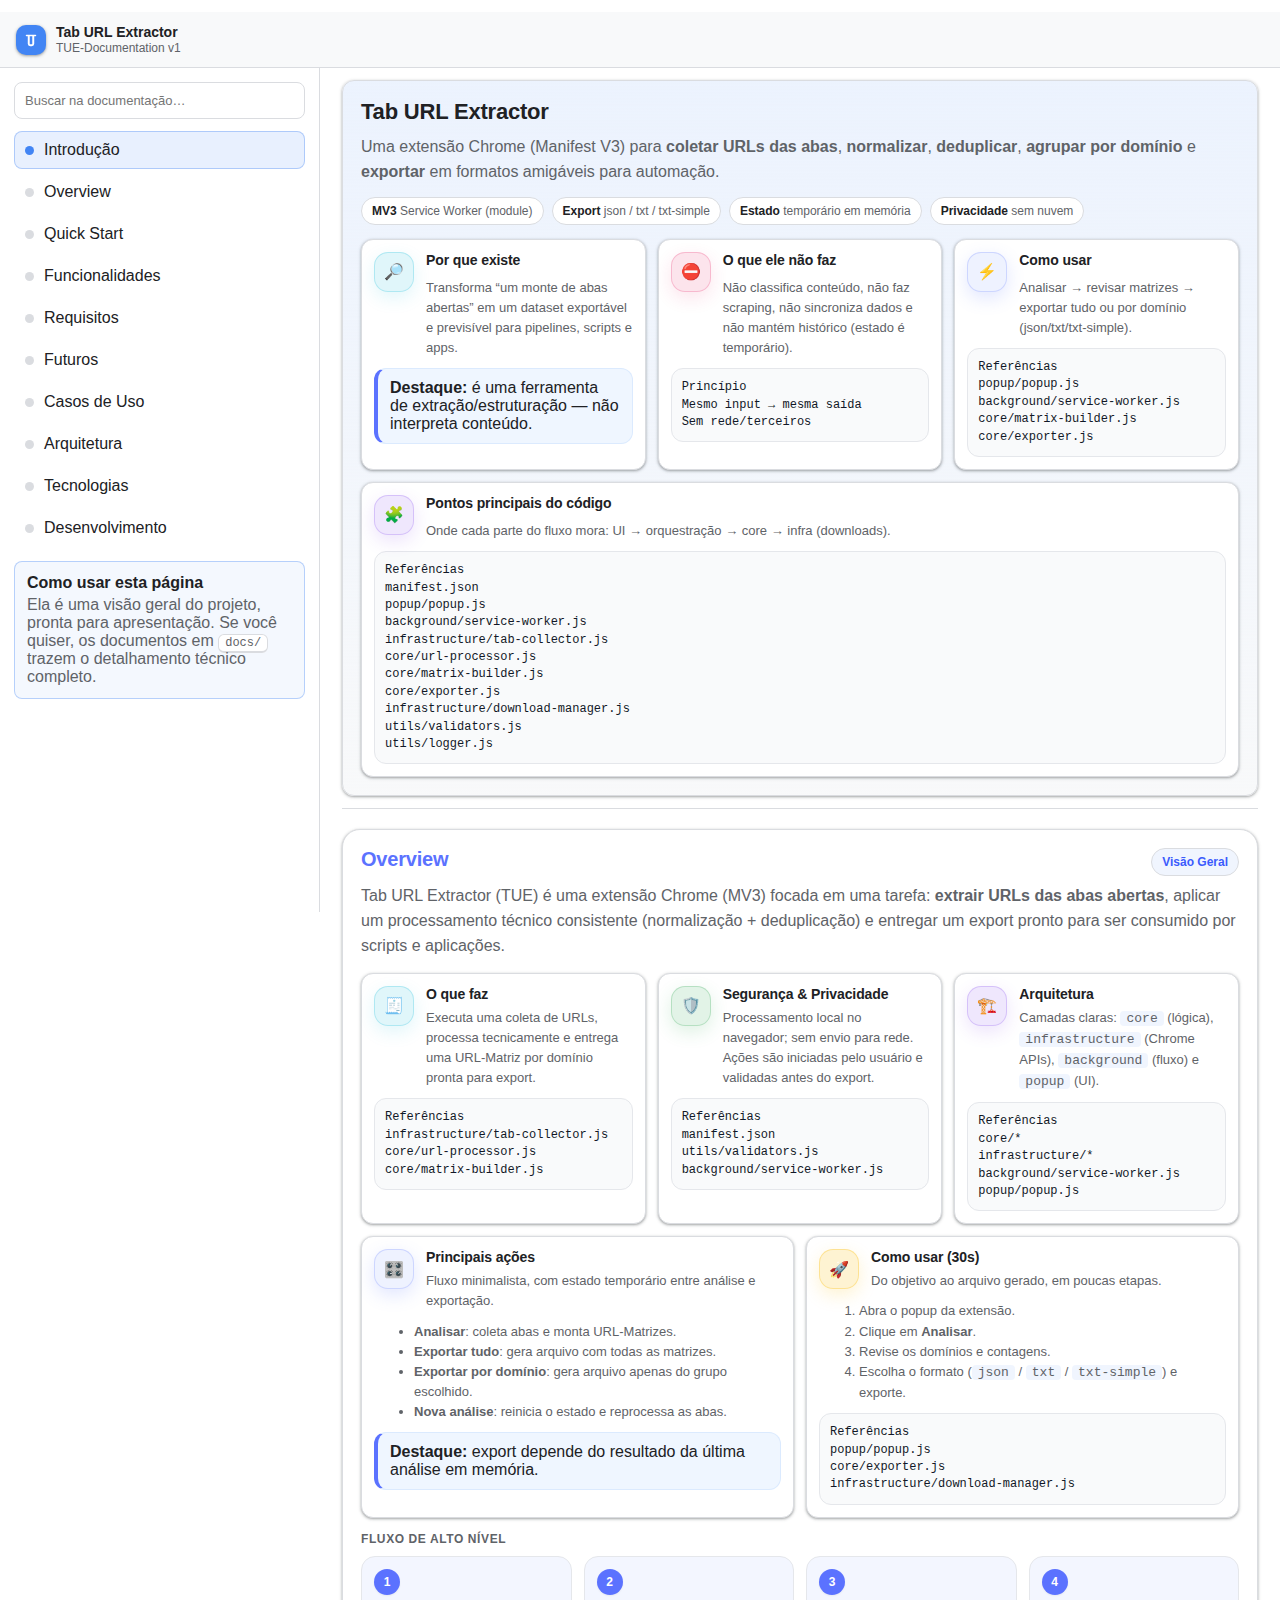
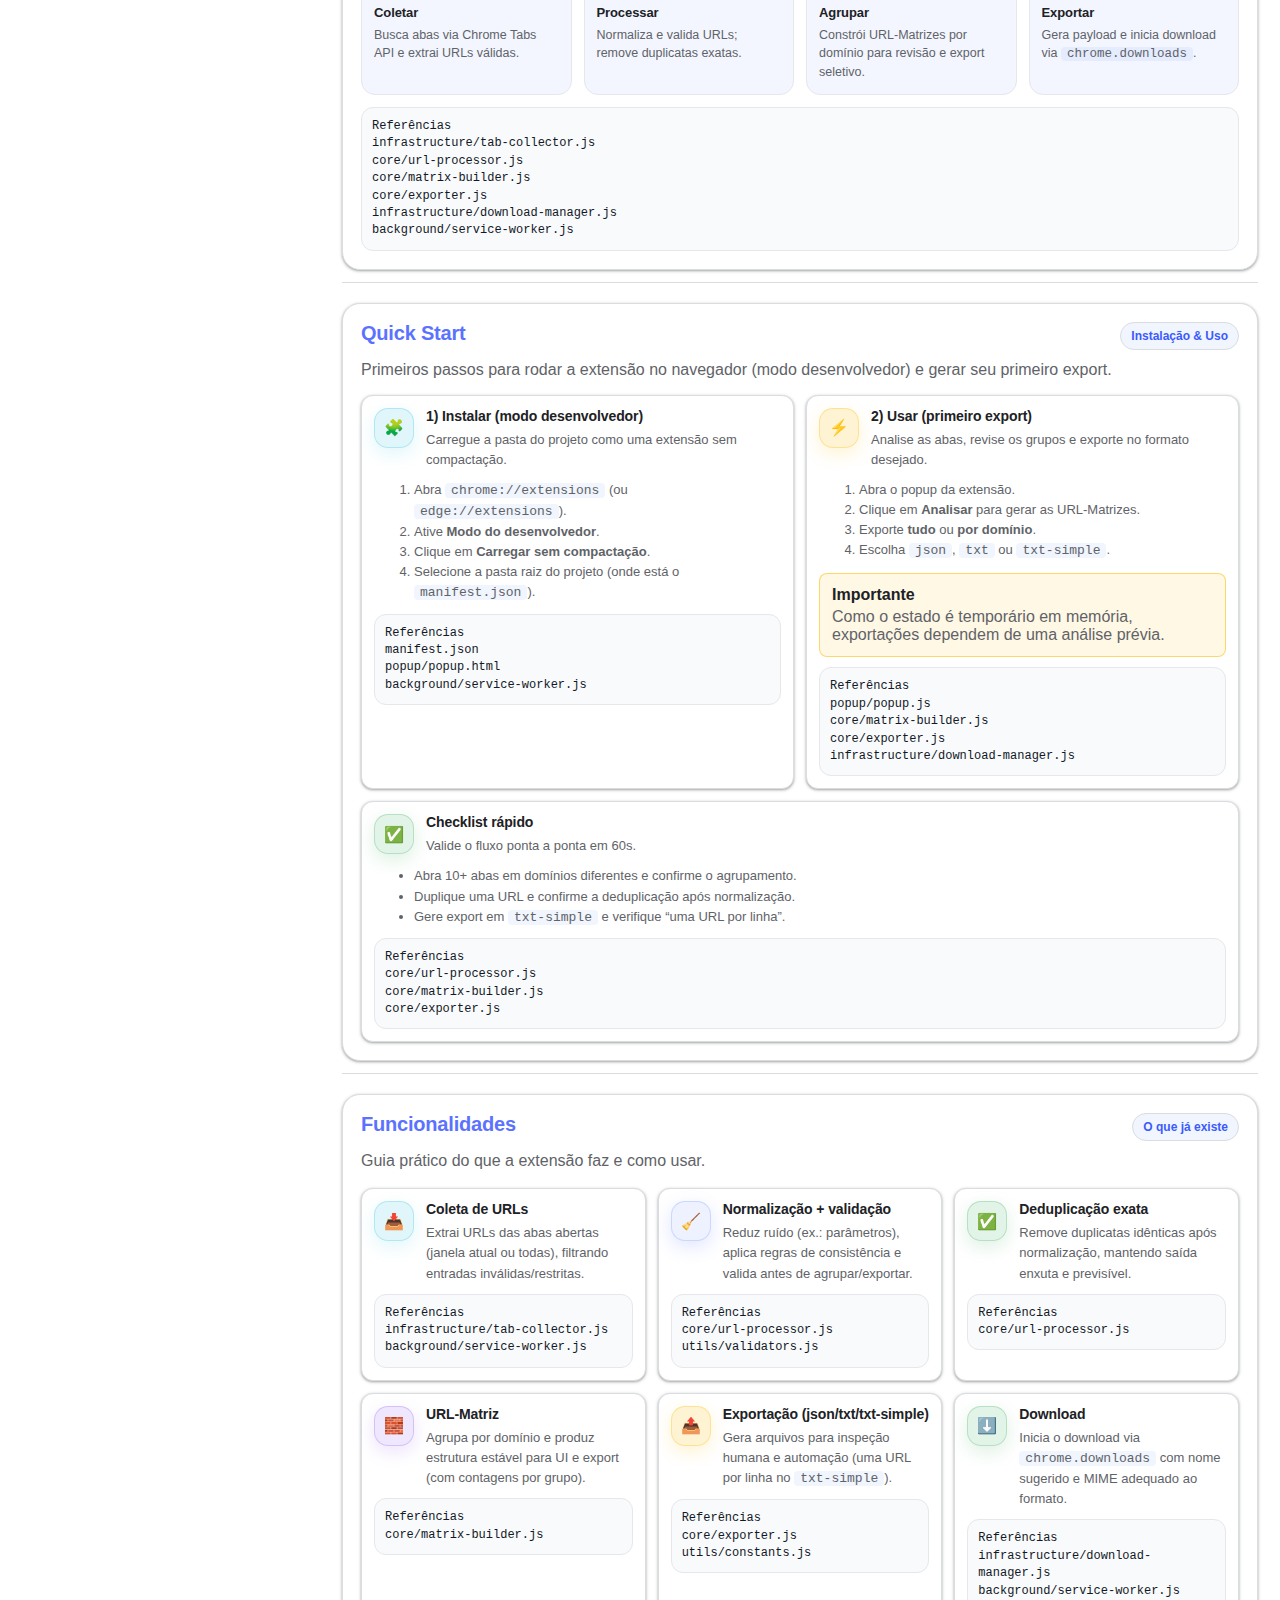
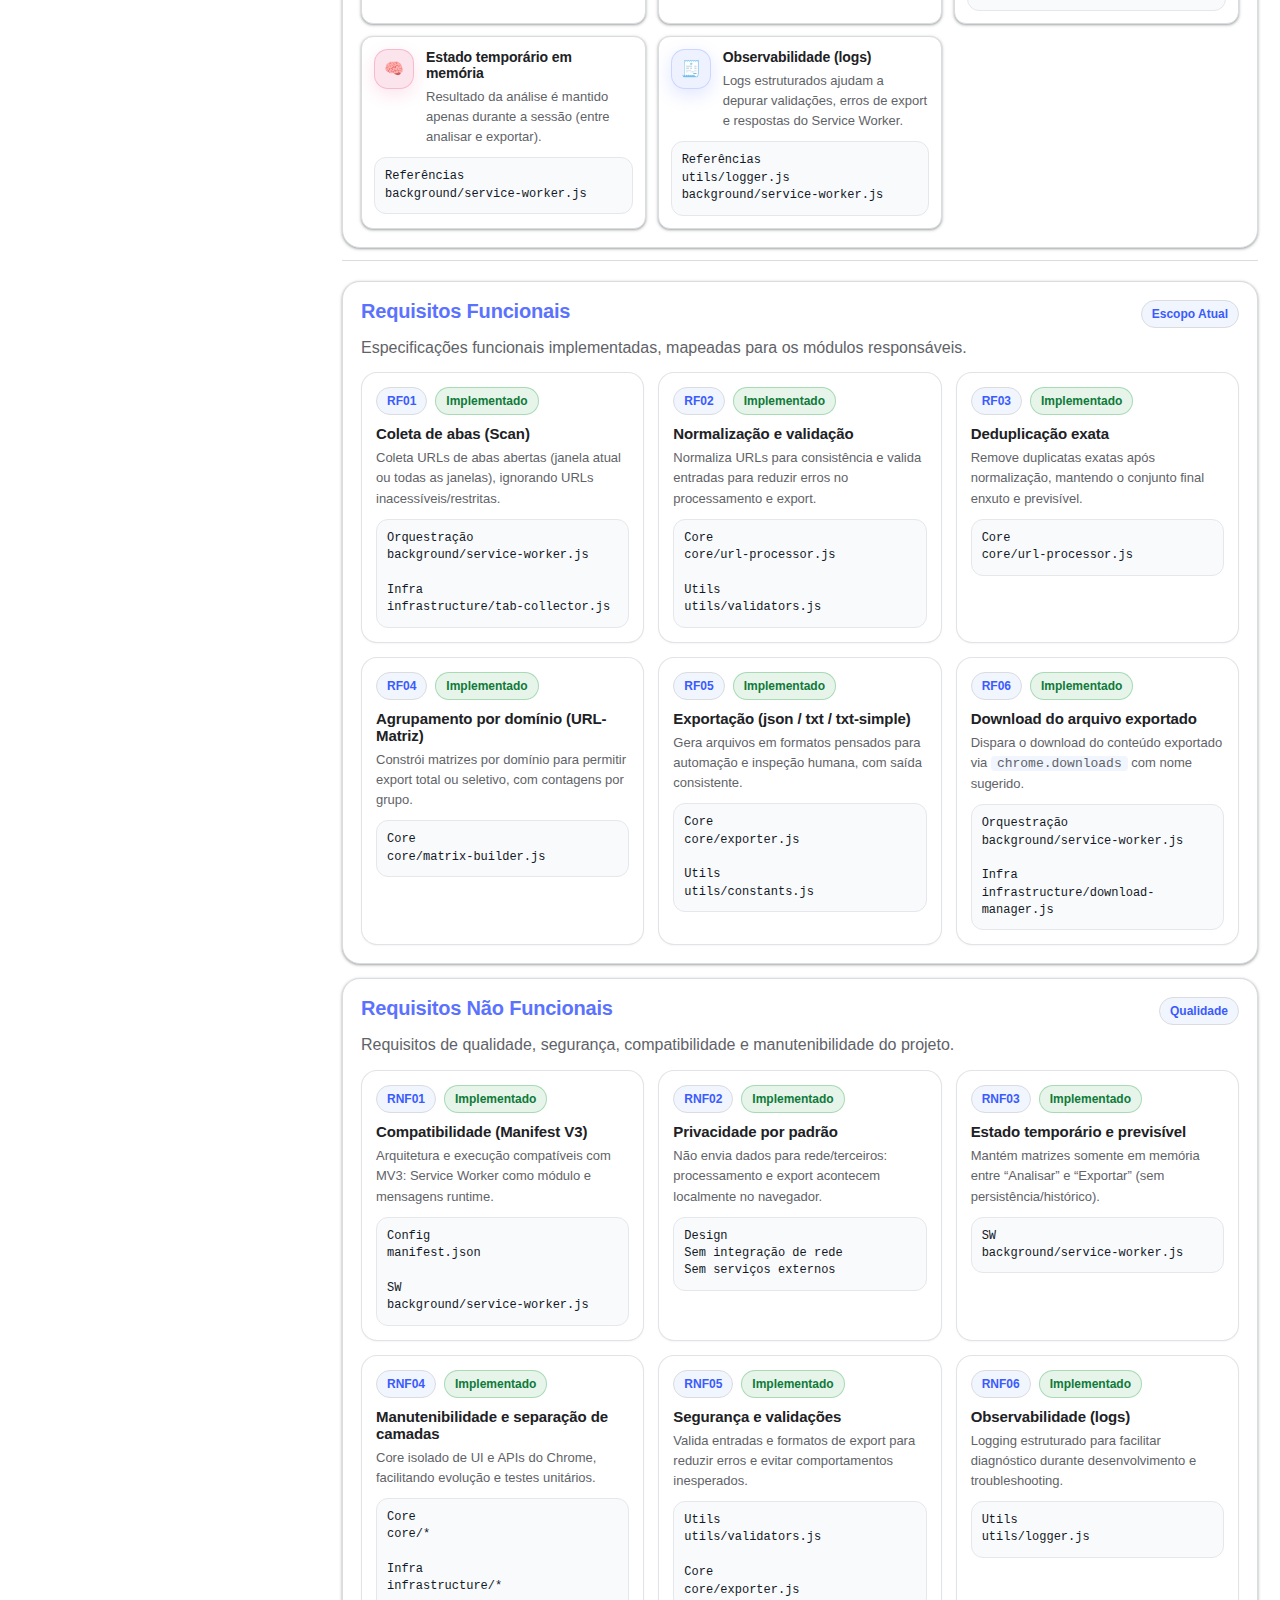
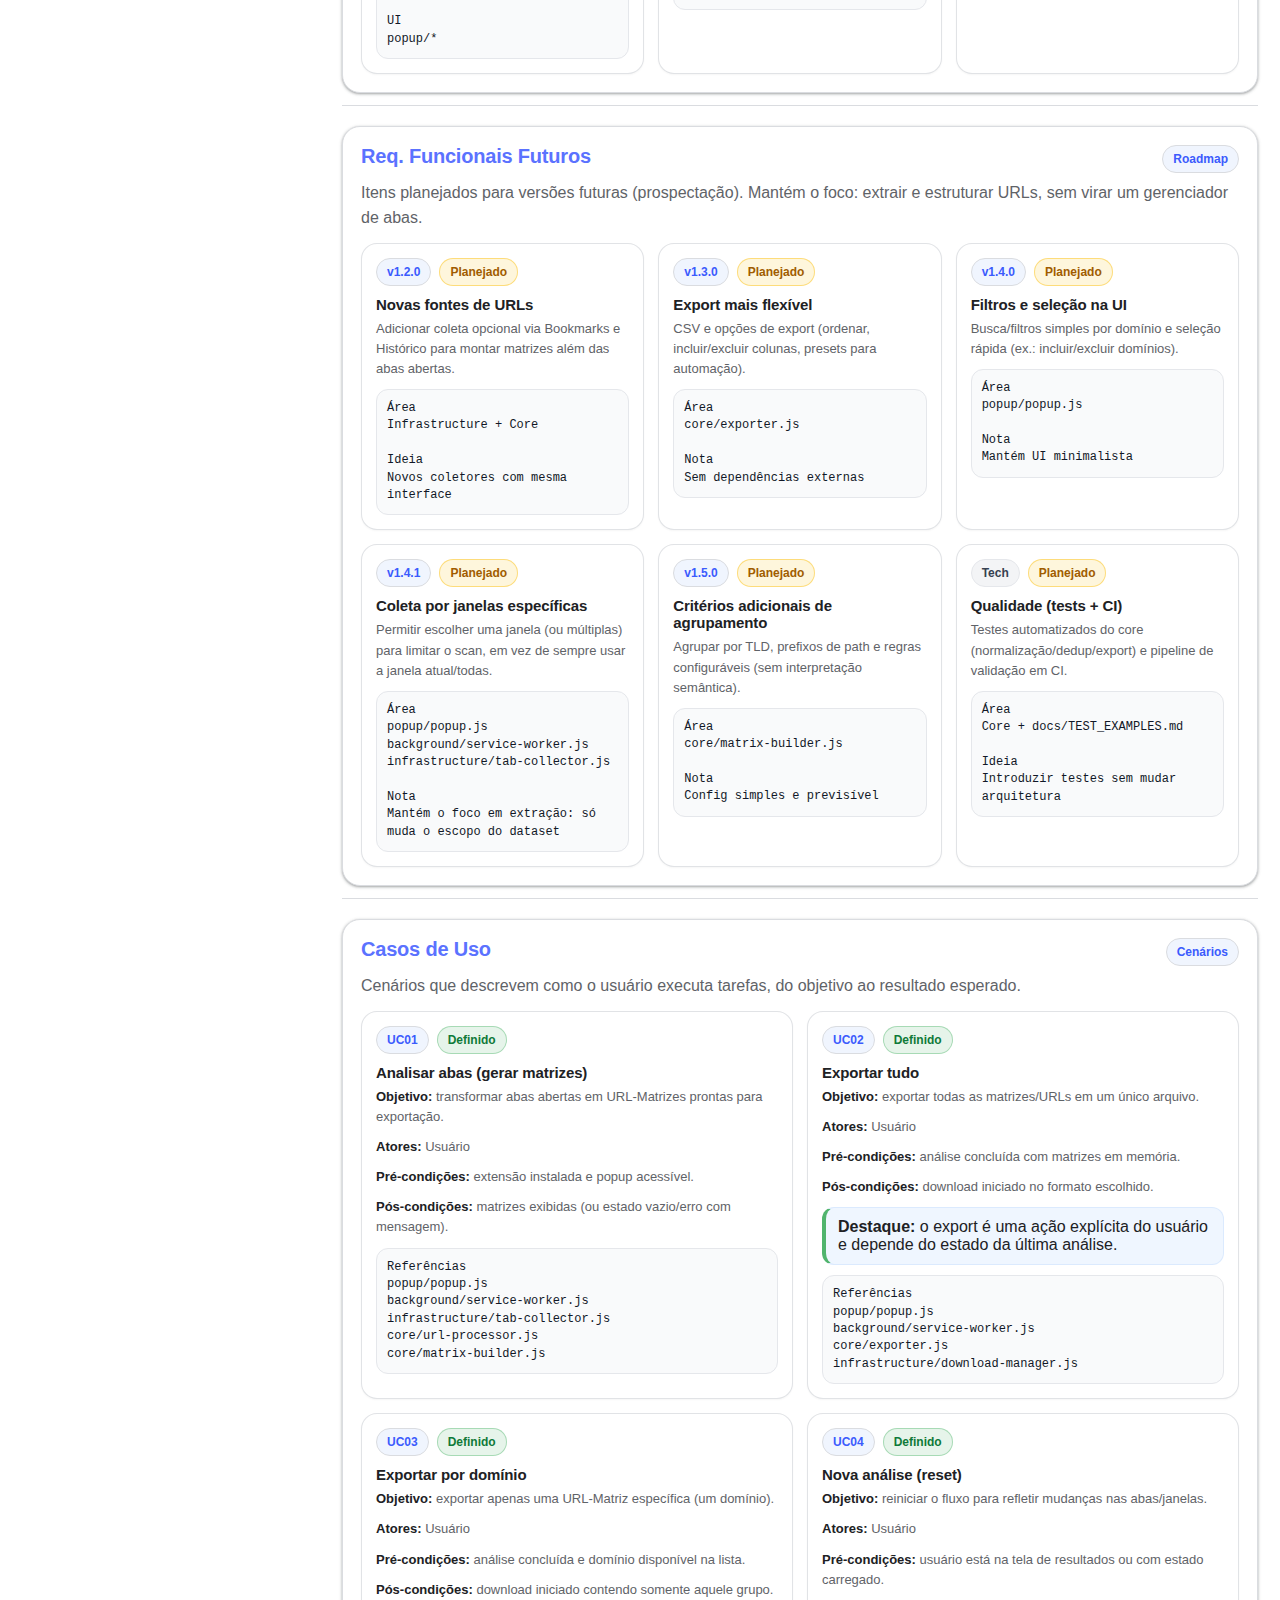
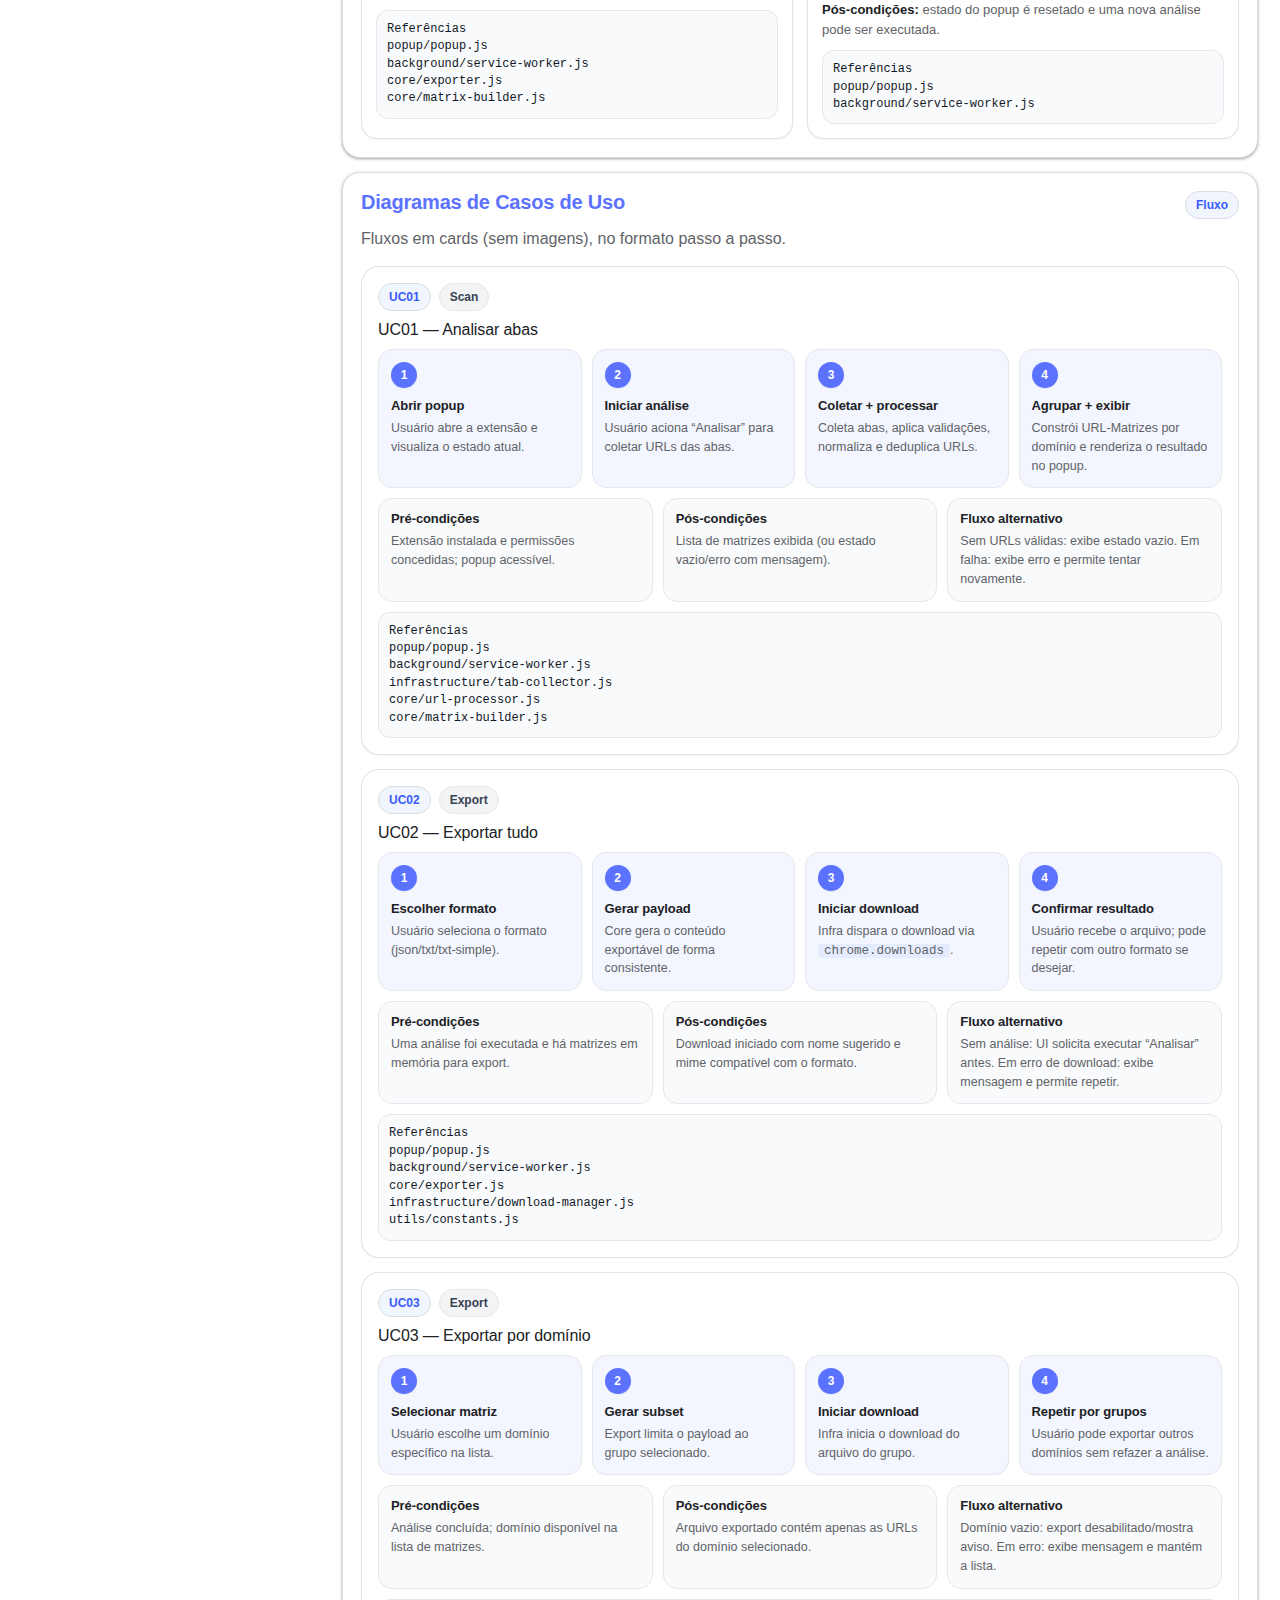
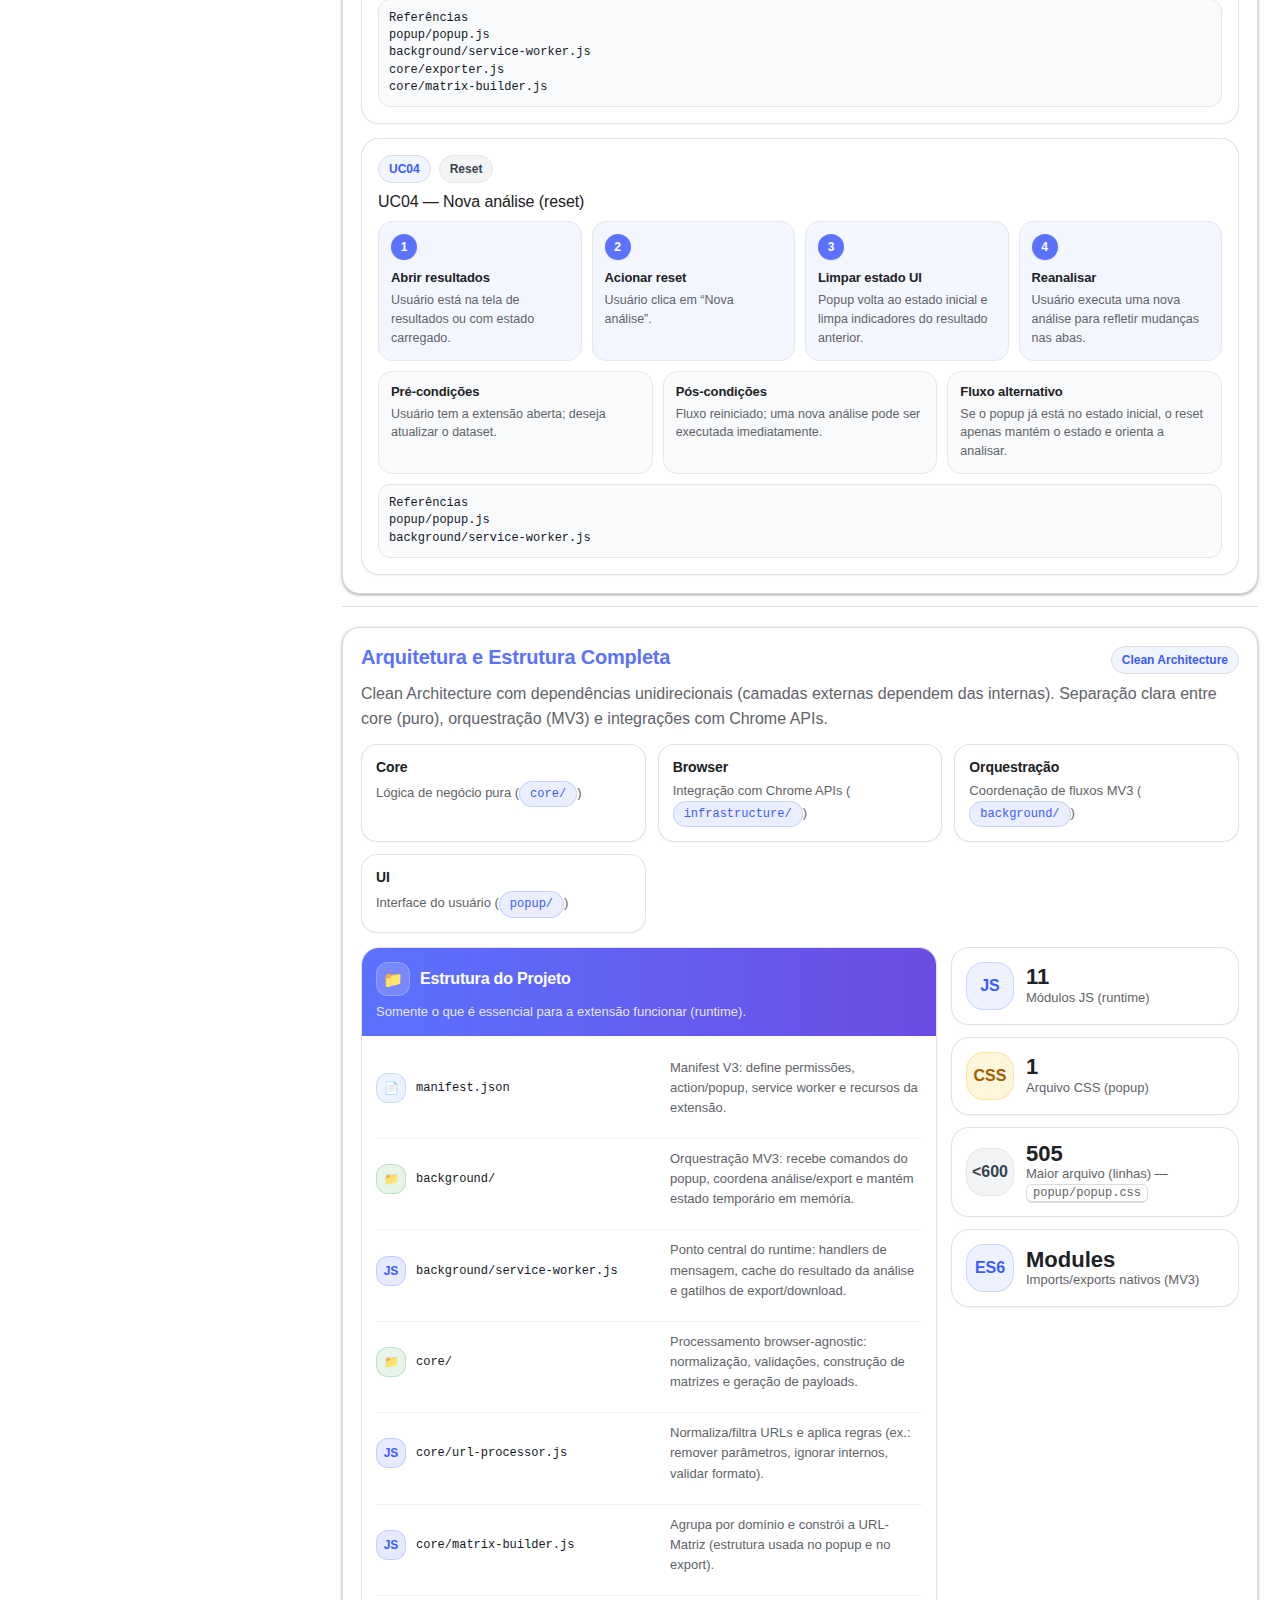
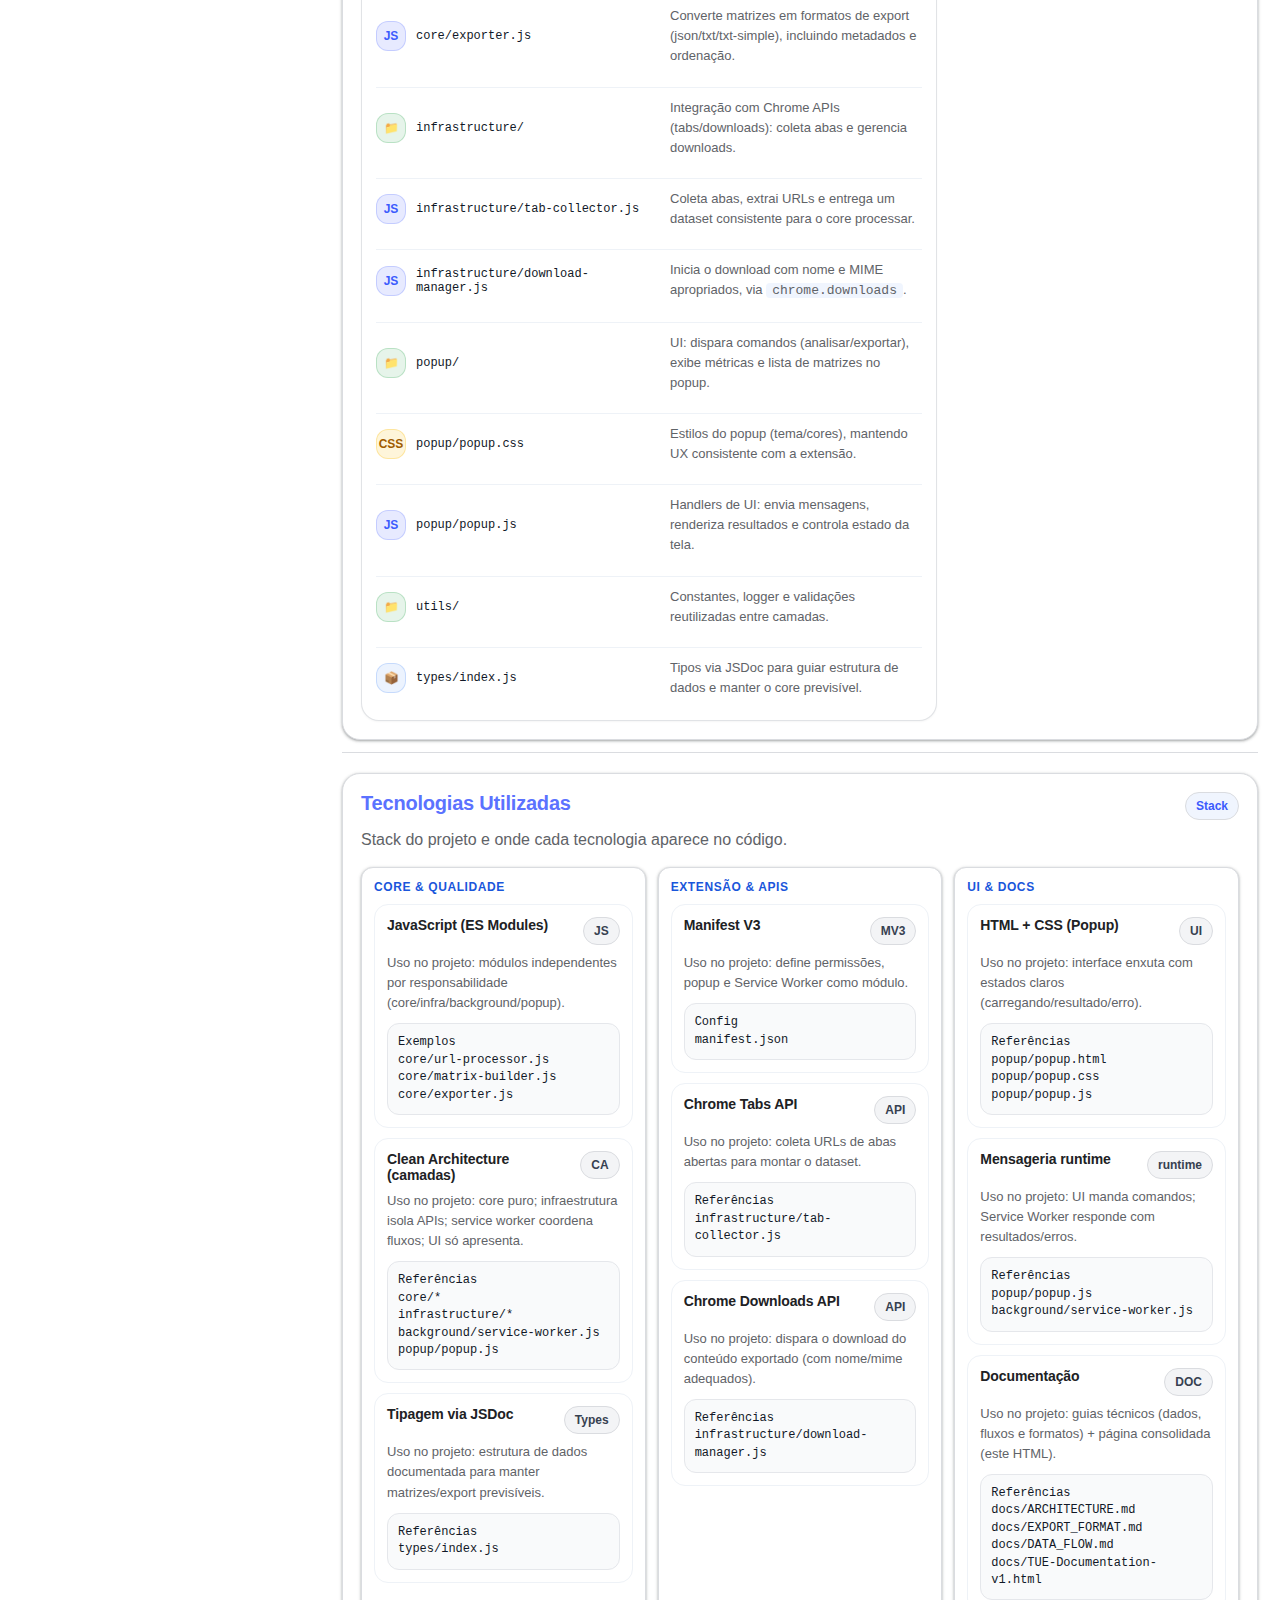
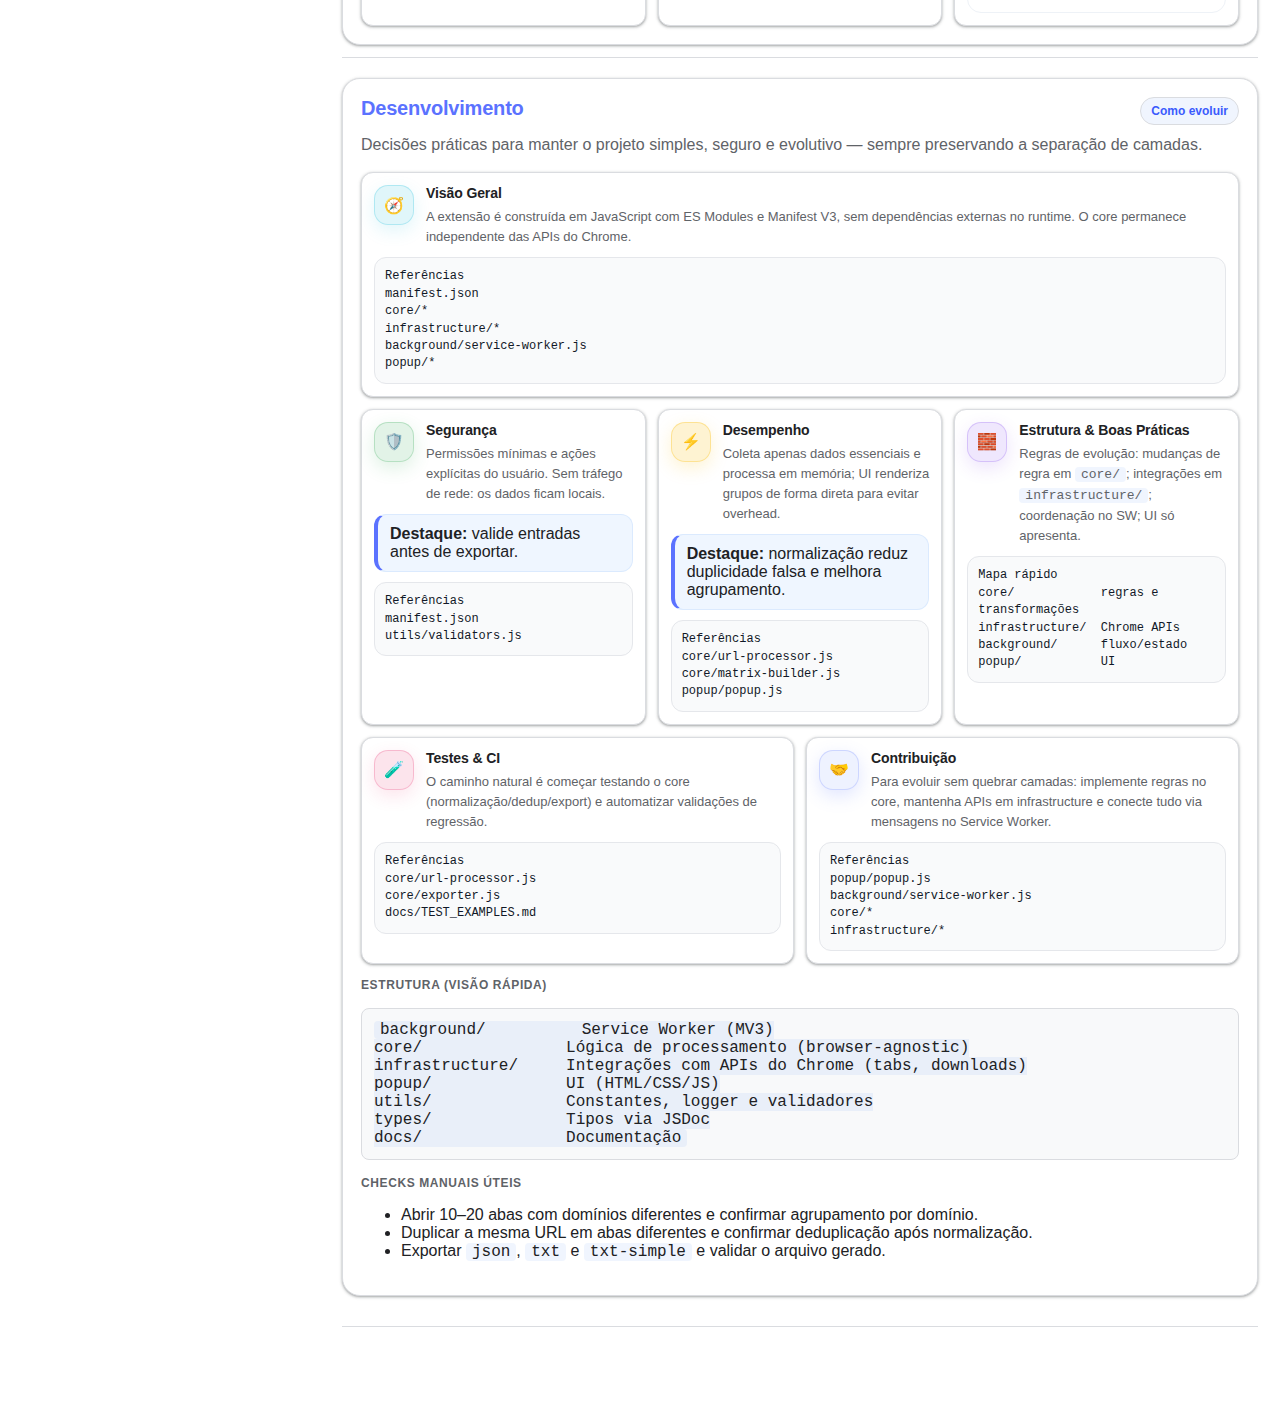
<file: docs/index.html>
<!doctype html>
<html lang="pt-BR">
  <head>
    <meta charset="utf-8" />
    <meta name="viewport" content="width=device-width, initial-scale=1" />
    <meta http-equiv="refresh" content="0; url=./TUE-Documentation-v1.html" />
    <title>Tab URL Extractor — Documentation</title>
    <style>
      :root { color-scheme: light; }
      body {
        font-family: system-ui, -apple-system, Segoe UI, Roboto, Ubuntu, Cantarell, Noto Sans, Arial, sans-serif;
        margin: 0;
        padding: 24px;
        background: #f6f7f9;
        color: #111827;
      }
      .card {
        max-width: 720px;
        margin: 8vh auto 0;
        background: #fff;
        border: 1px solid #e5e7eb;
        border-radius: 14px;
        padding: 18px 18px;
        box-shadow: 0 6px 18px rgba(17, 24, 39, 0.06);
      }
      a { color: #2563eb; text-decoration: none; font-weight: 600; }
      a:hover { text-decoration: underline; }
      .muted { color: #6b7280; }
      code {
        font-family: ui-monospace, SFMono-Regular, Menlo, Monaco, Consolas, "Liberation Mono", "Courier New", monospace;
        font-size: 12px;
      }
    </style>
  </head>
  <body>
    <div class="card">
      <h1 style="margin: 0 0 8px; font-size: 18px;">Tab URL Extractor — Documentação</h1>
      <p style="margin: 0 0 12px;" class="muted">
        Redirecionando para <code>TUE-Documentation-v1.html</code>…
      </p>
      <p style="margin: 0;">
        Se não redirecionar automaticamente, abra:
        <a href="./TUE-Documentation-v1.html">TUE-Documentation-v1.html</a>
      </p>
    </div>

    <script>
      // Redireciona também via JS (melhor compatibilidade com GitHub Pages e caches)
      (function () {
        var target = './TUE-Documentation-v1.html';
        if (location.pathname.endsWith('/index.html')) {
          location.replace(target);
          return;
        }
        // Quando GitHub Pages serve /docs/ como diretório
        if (location.pathname.endsWith('/docs/') || location.pathname.endsWith('/docs')) {
          location.replace(target);
        }
      })();
    </script>
  </body>
</html>
</file>
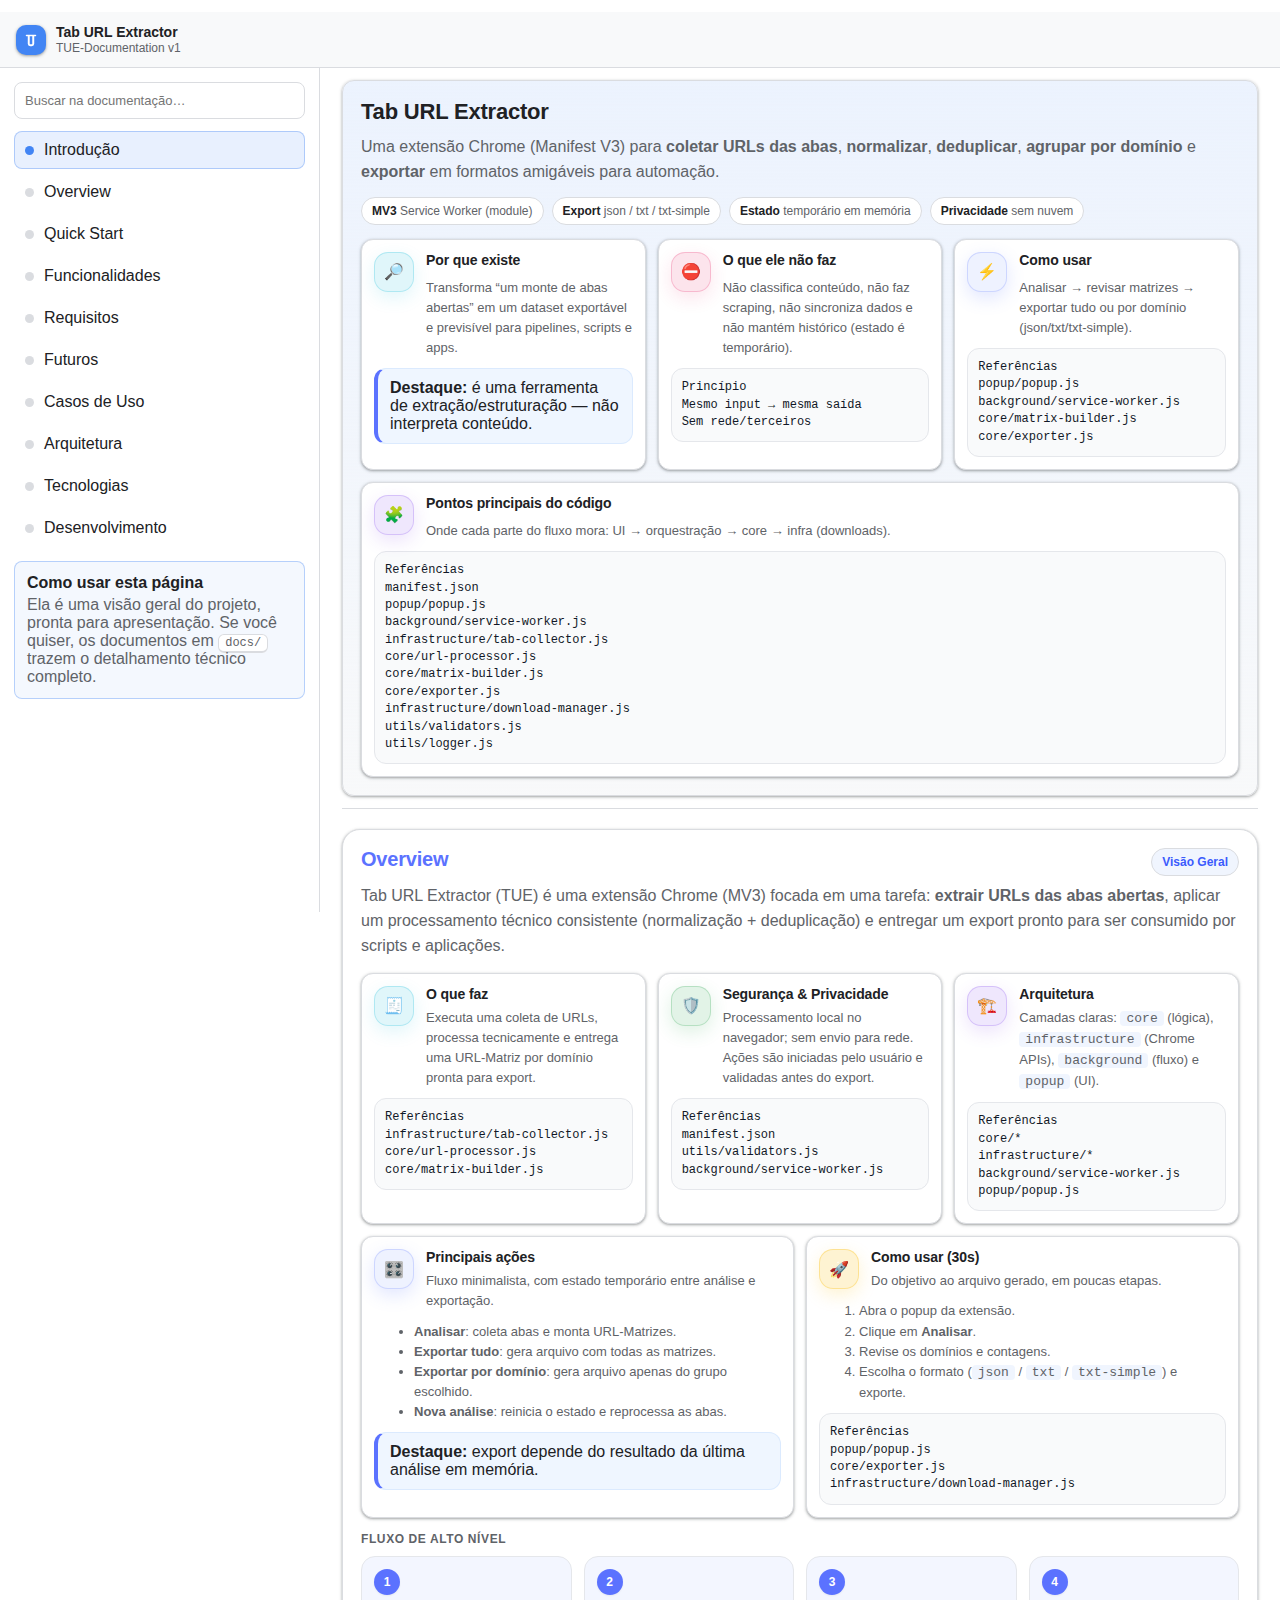
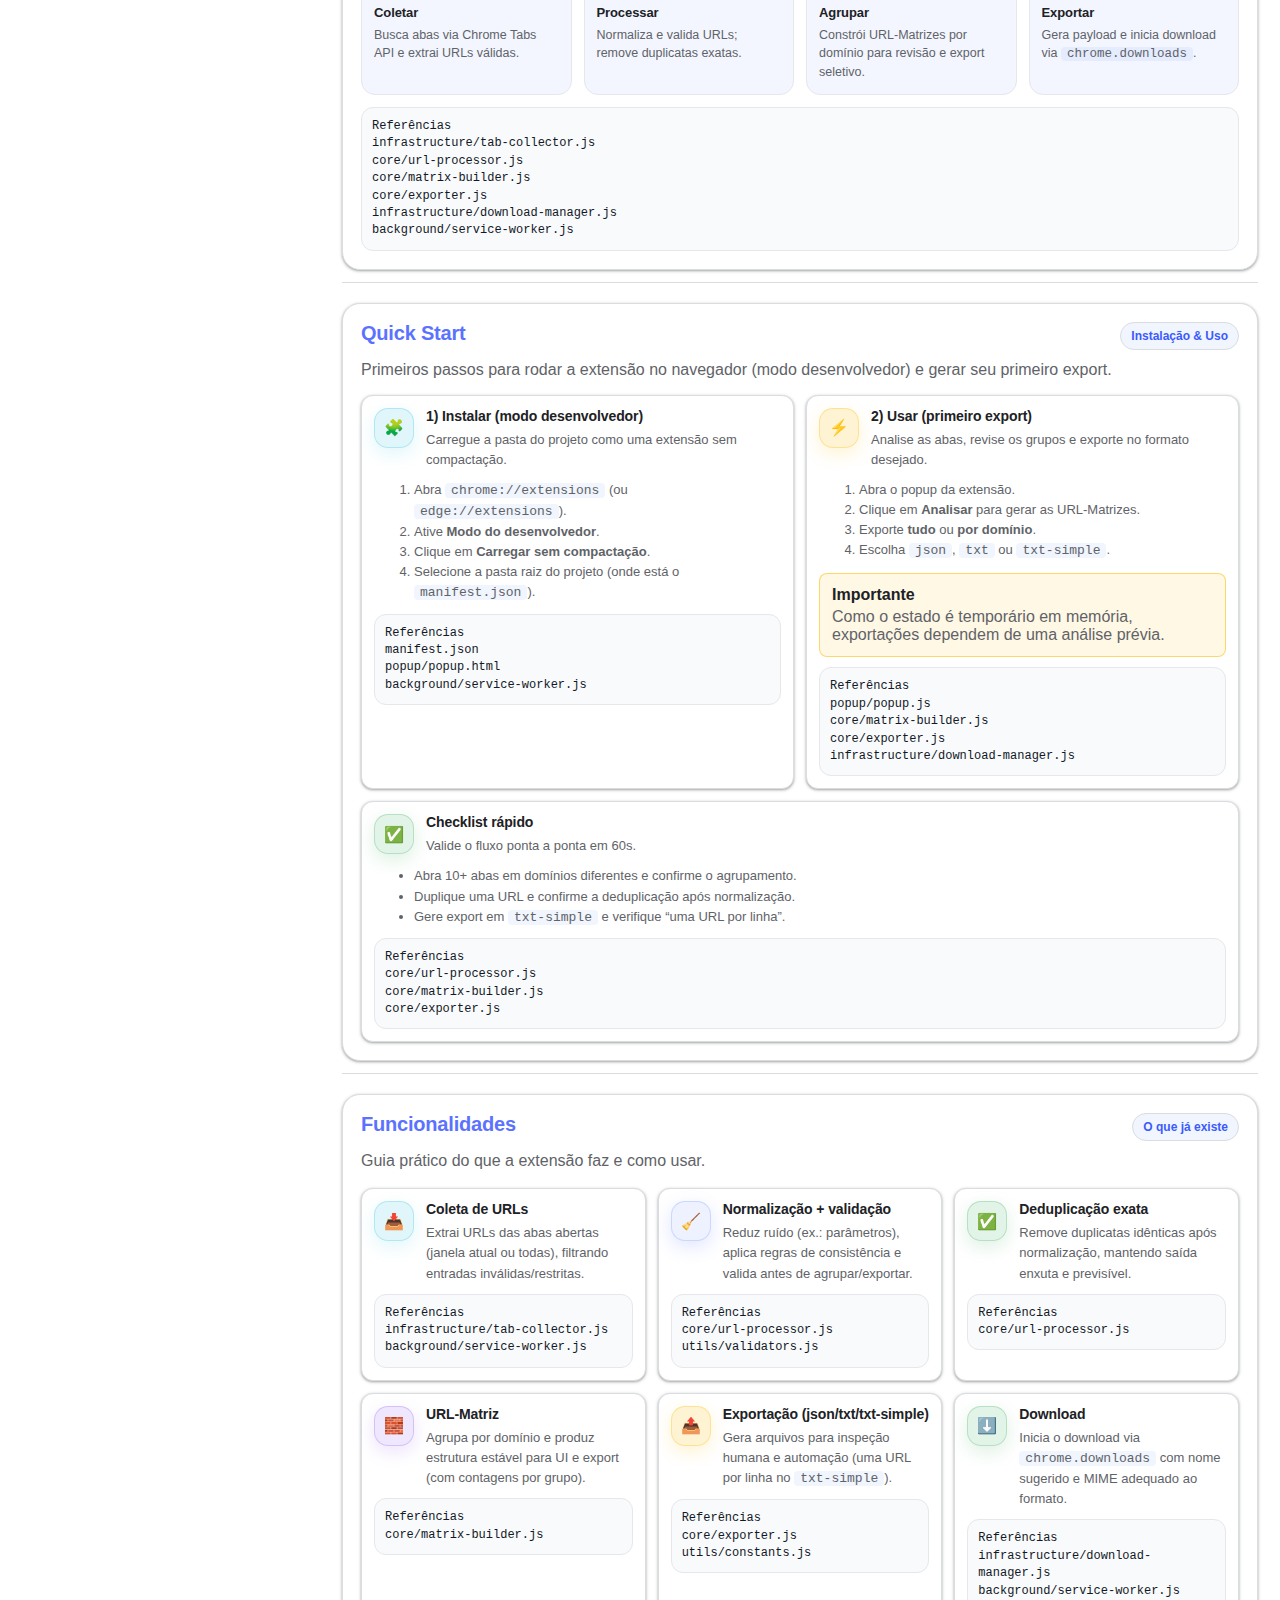
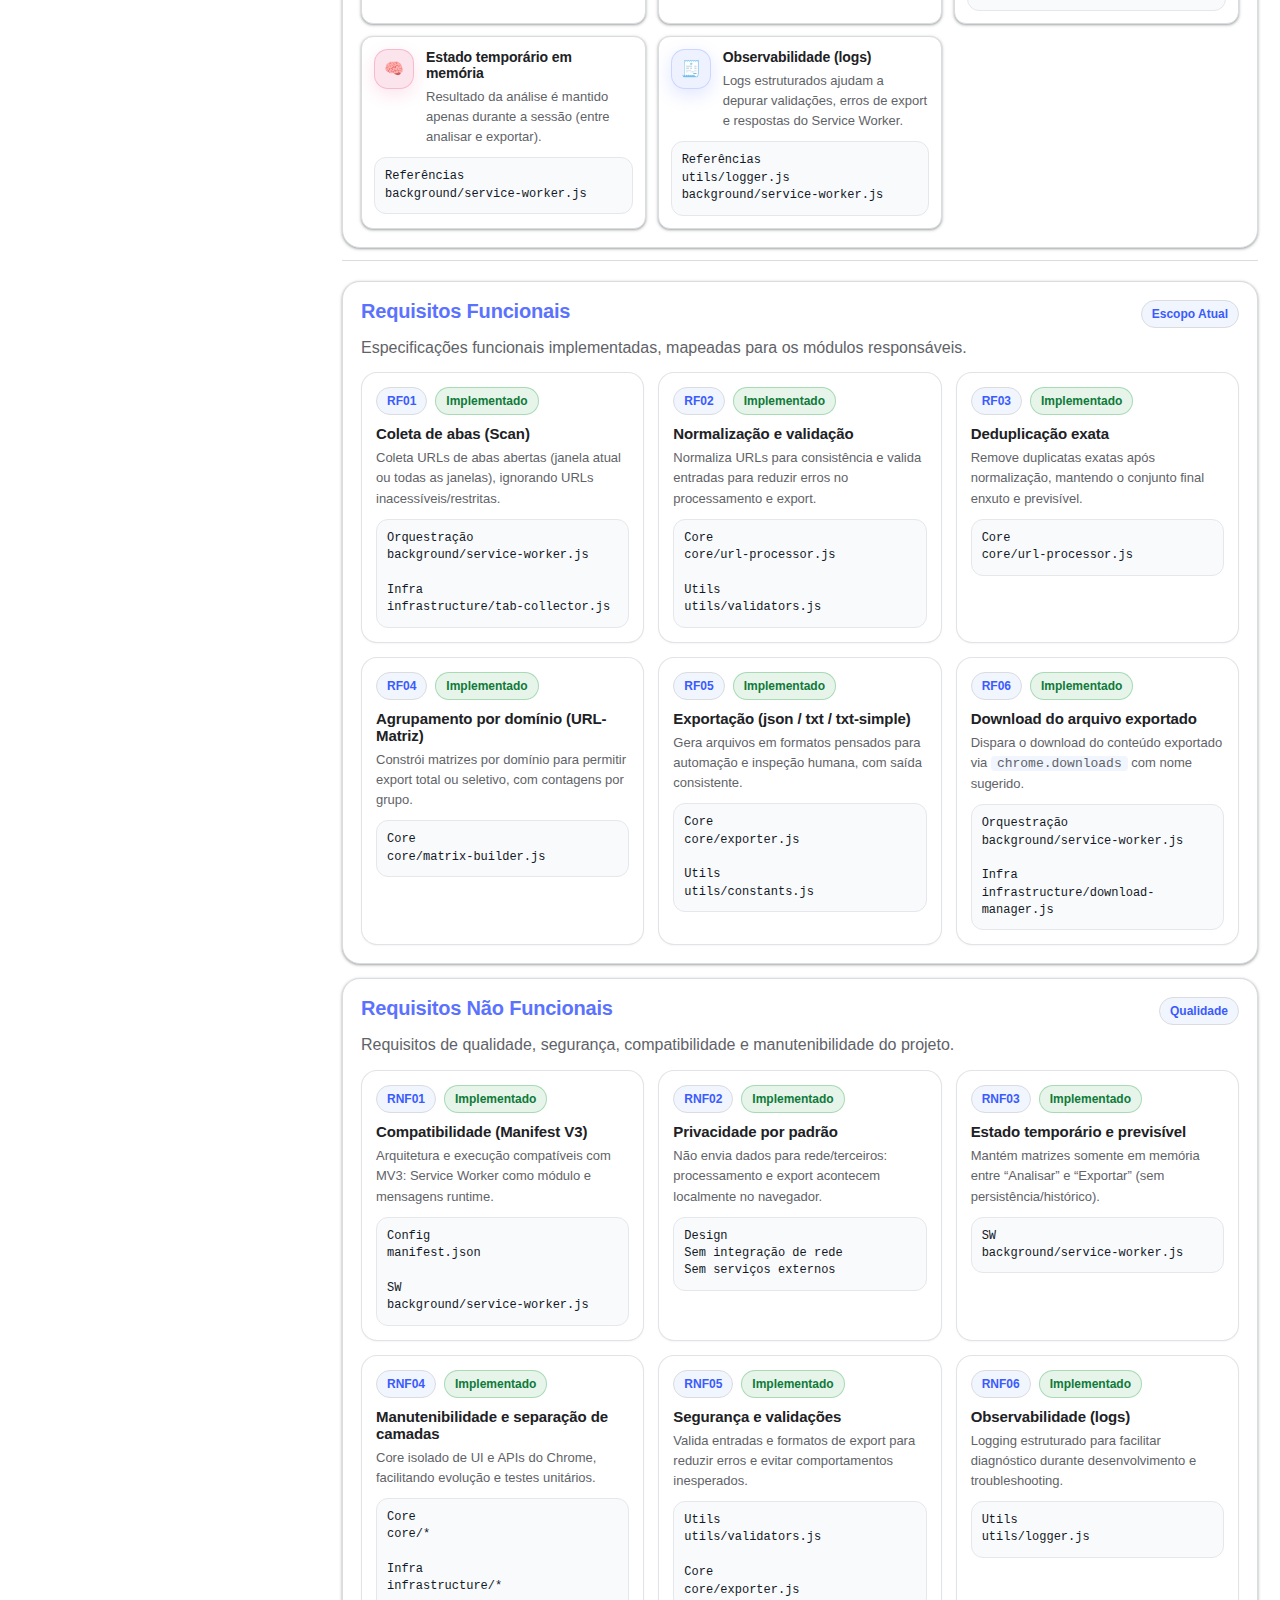
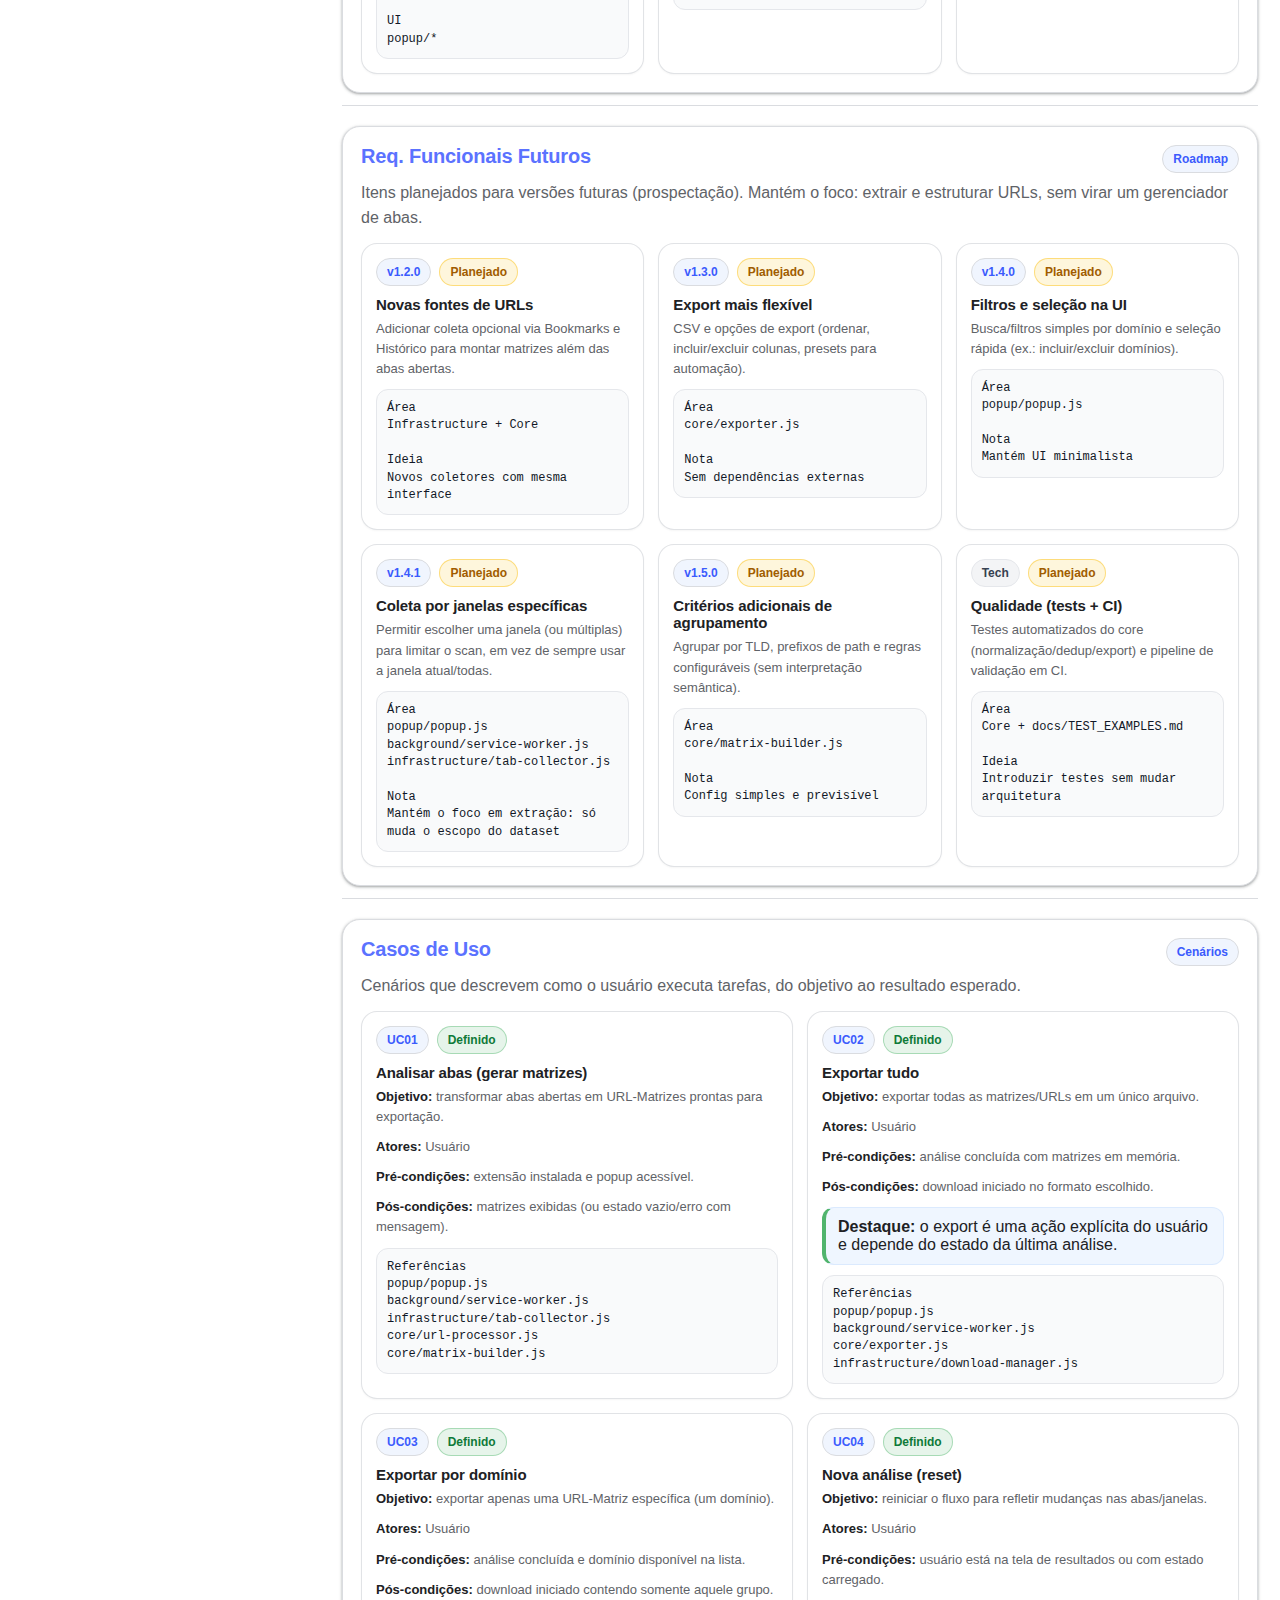
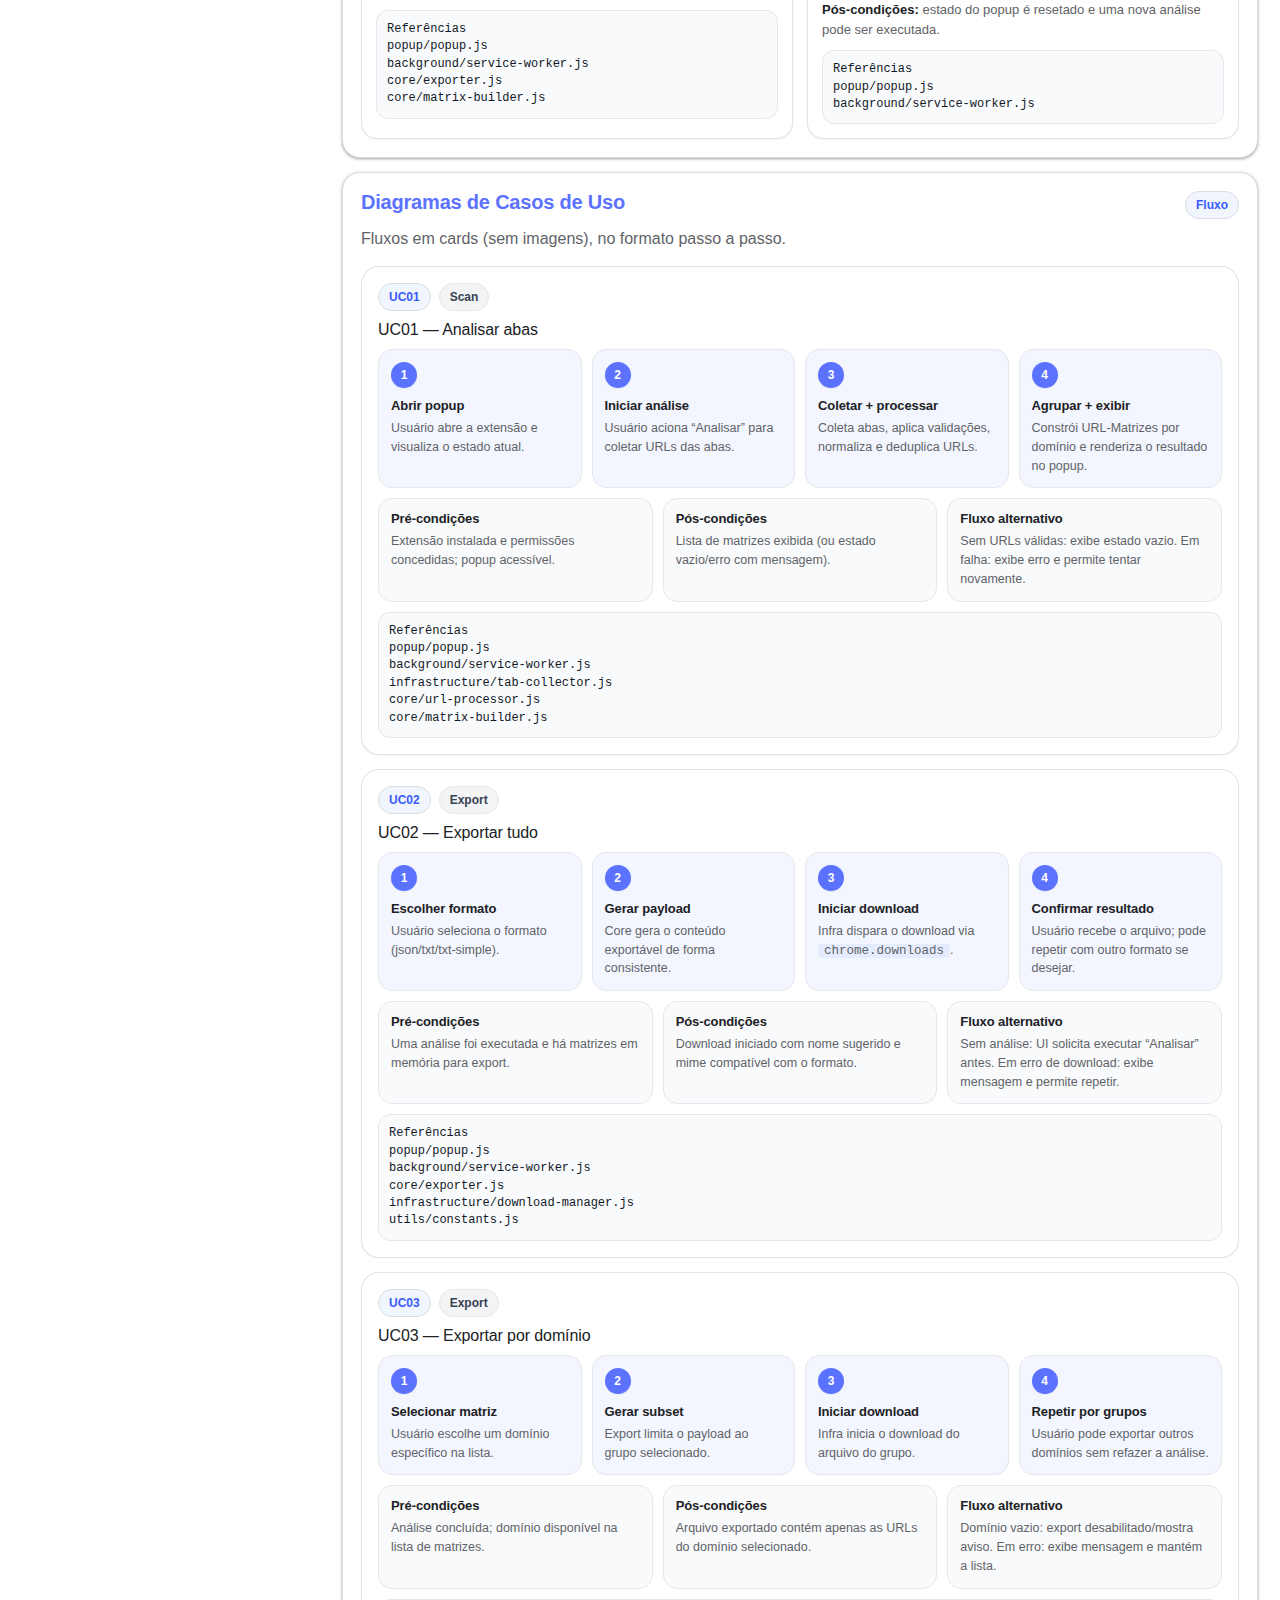
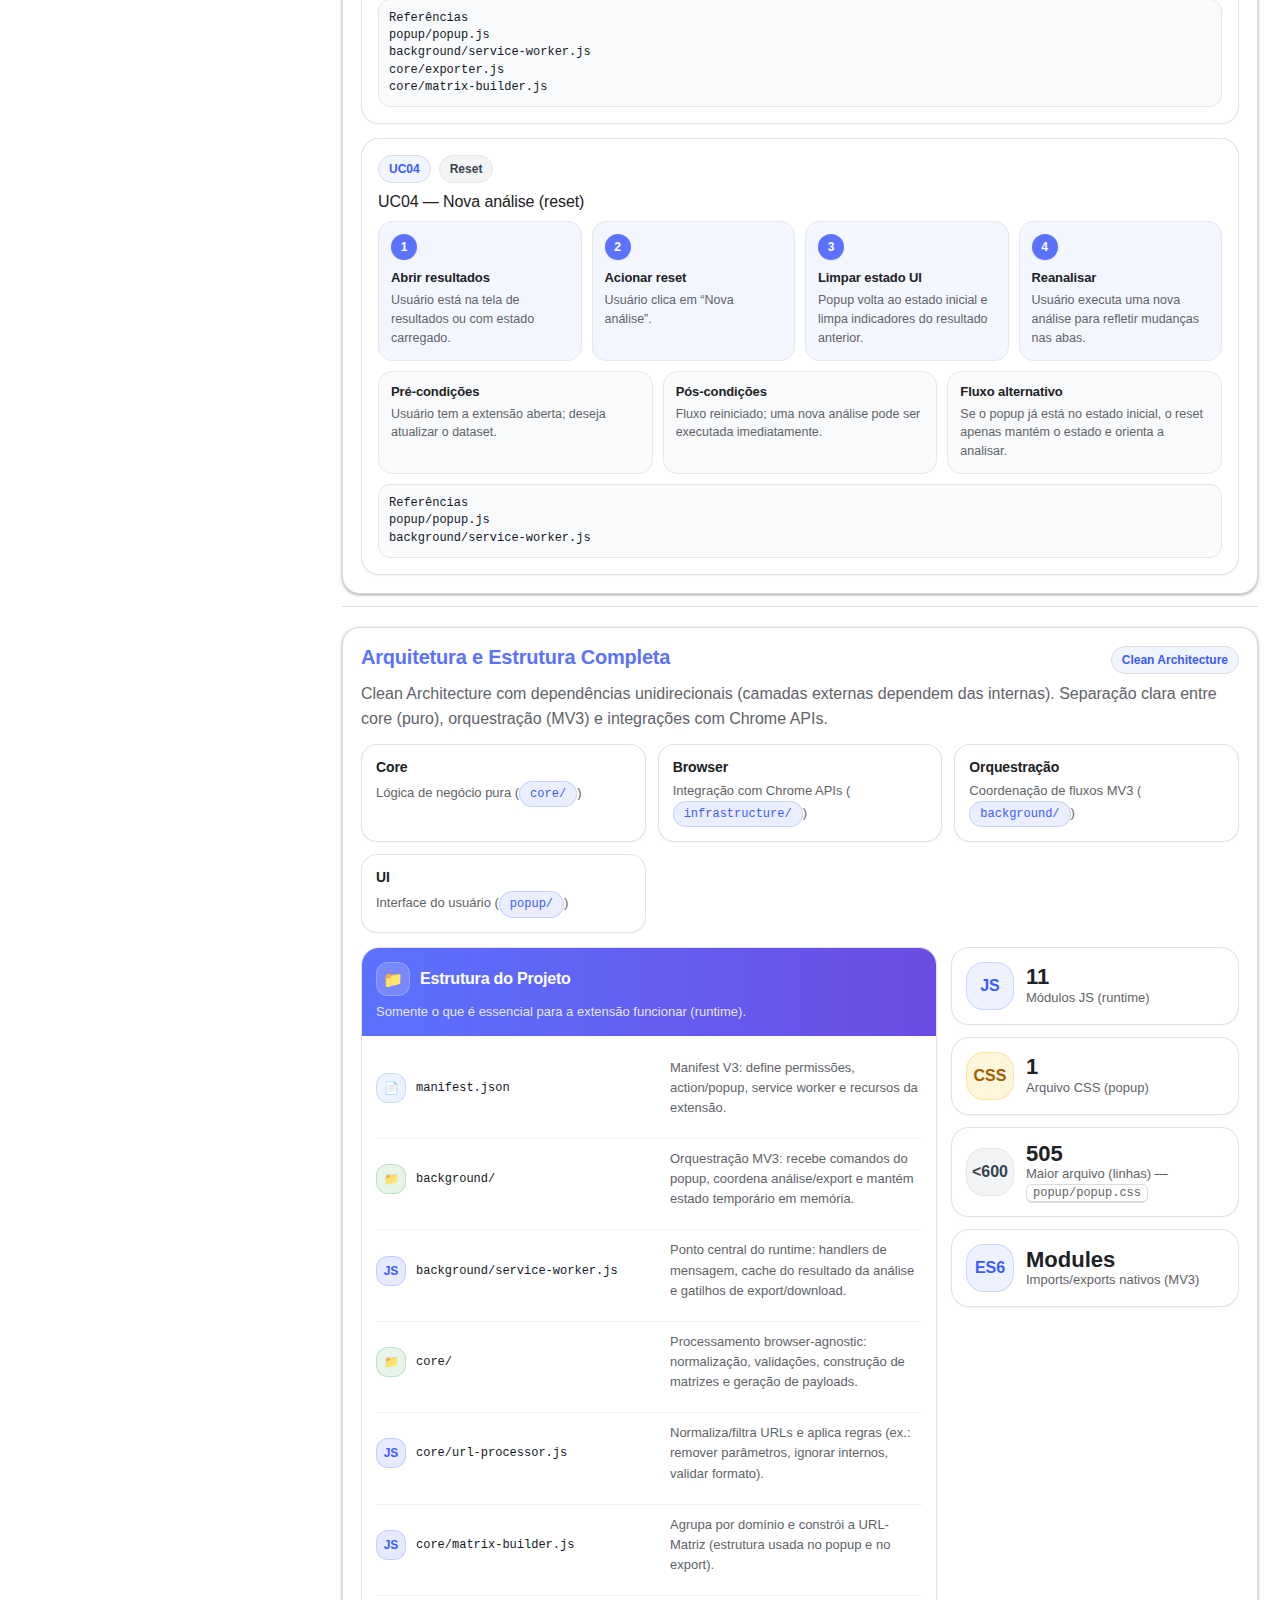
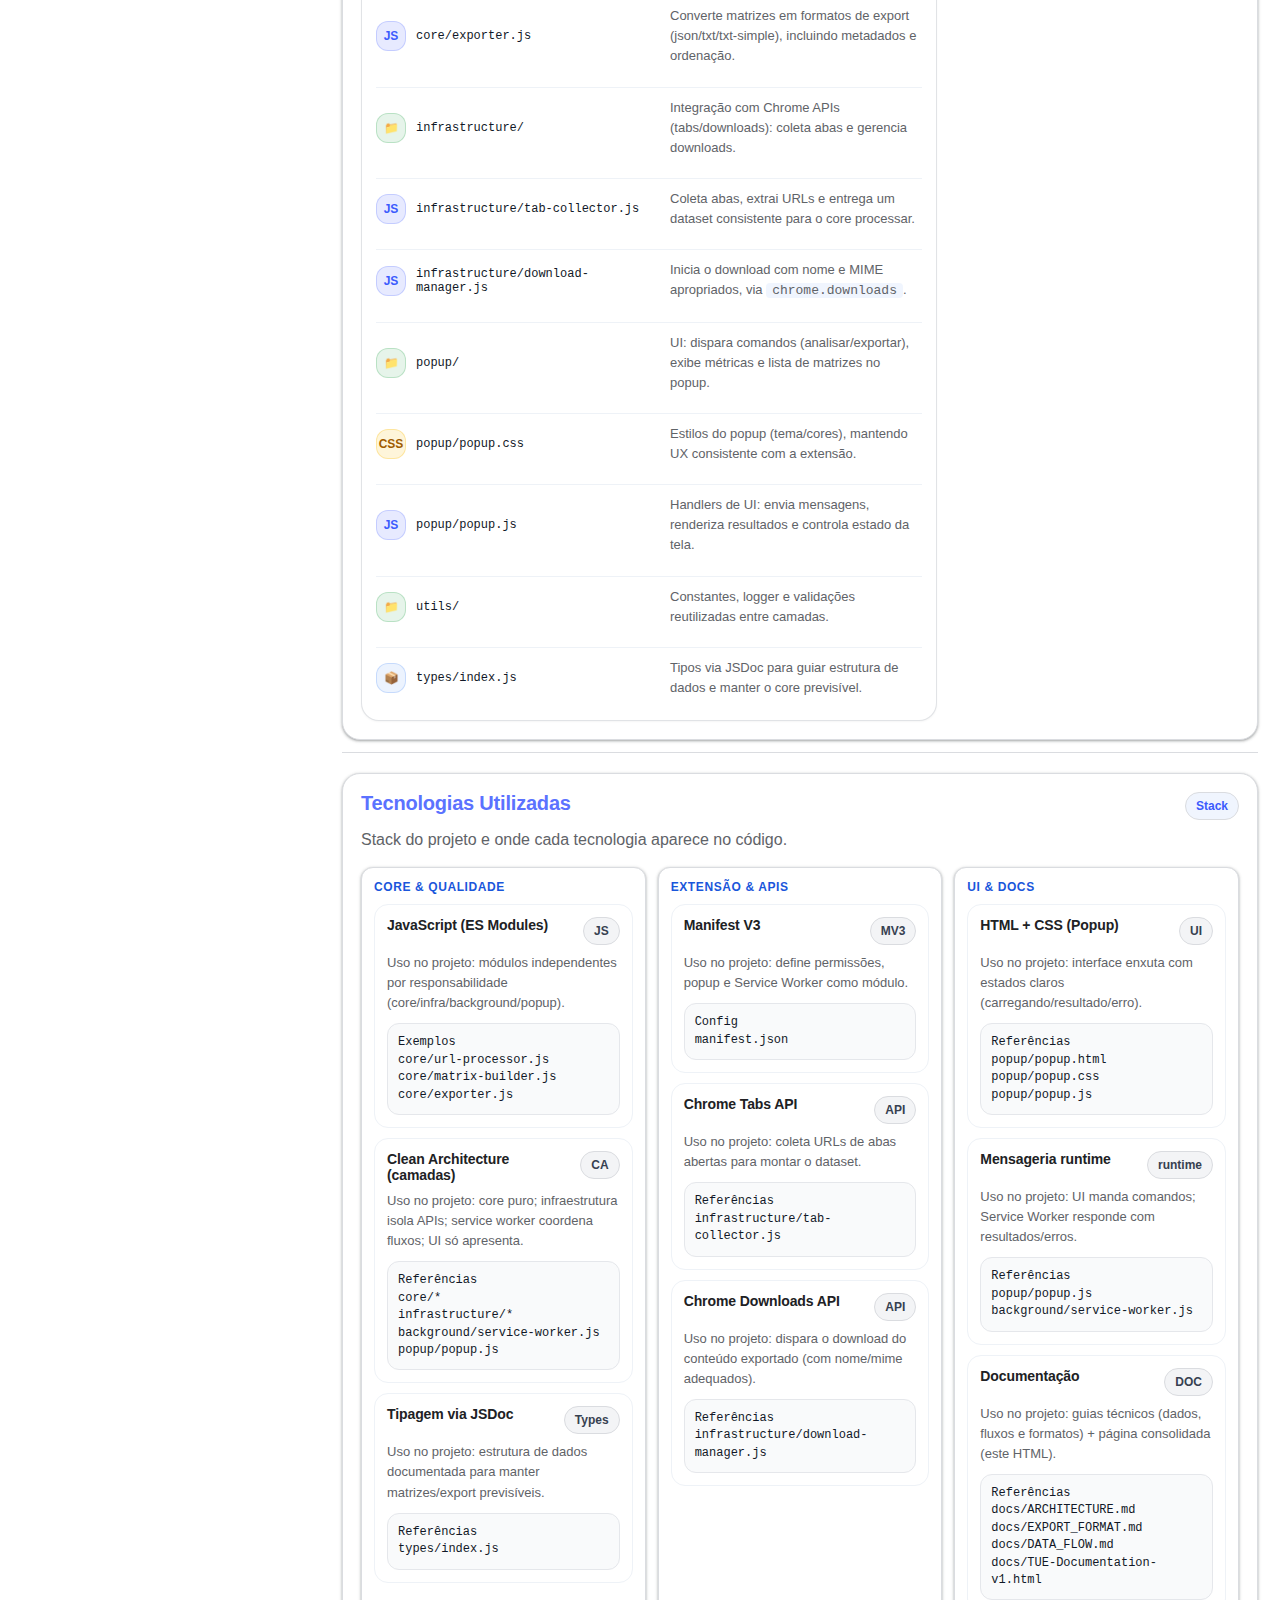
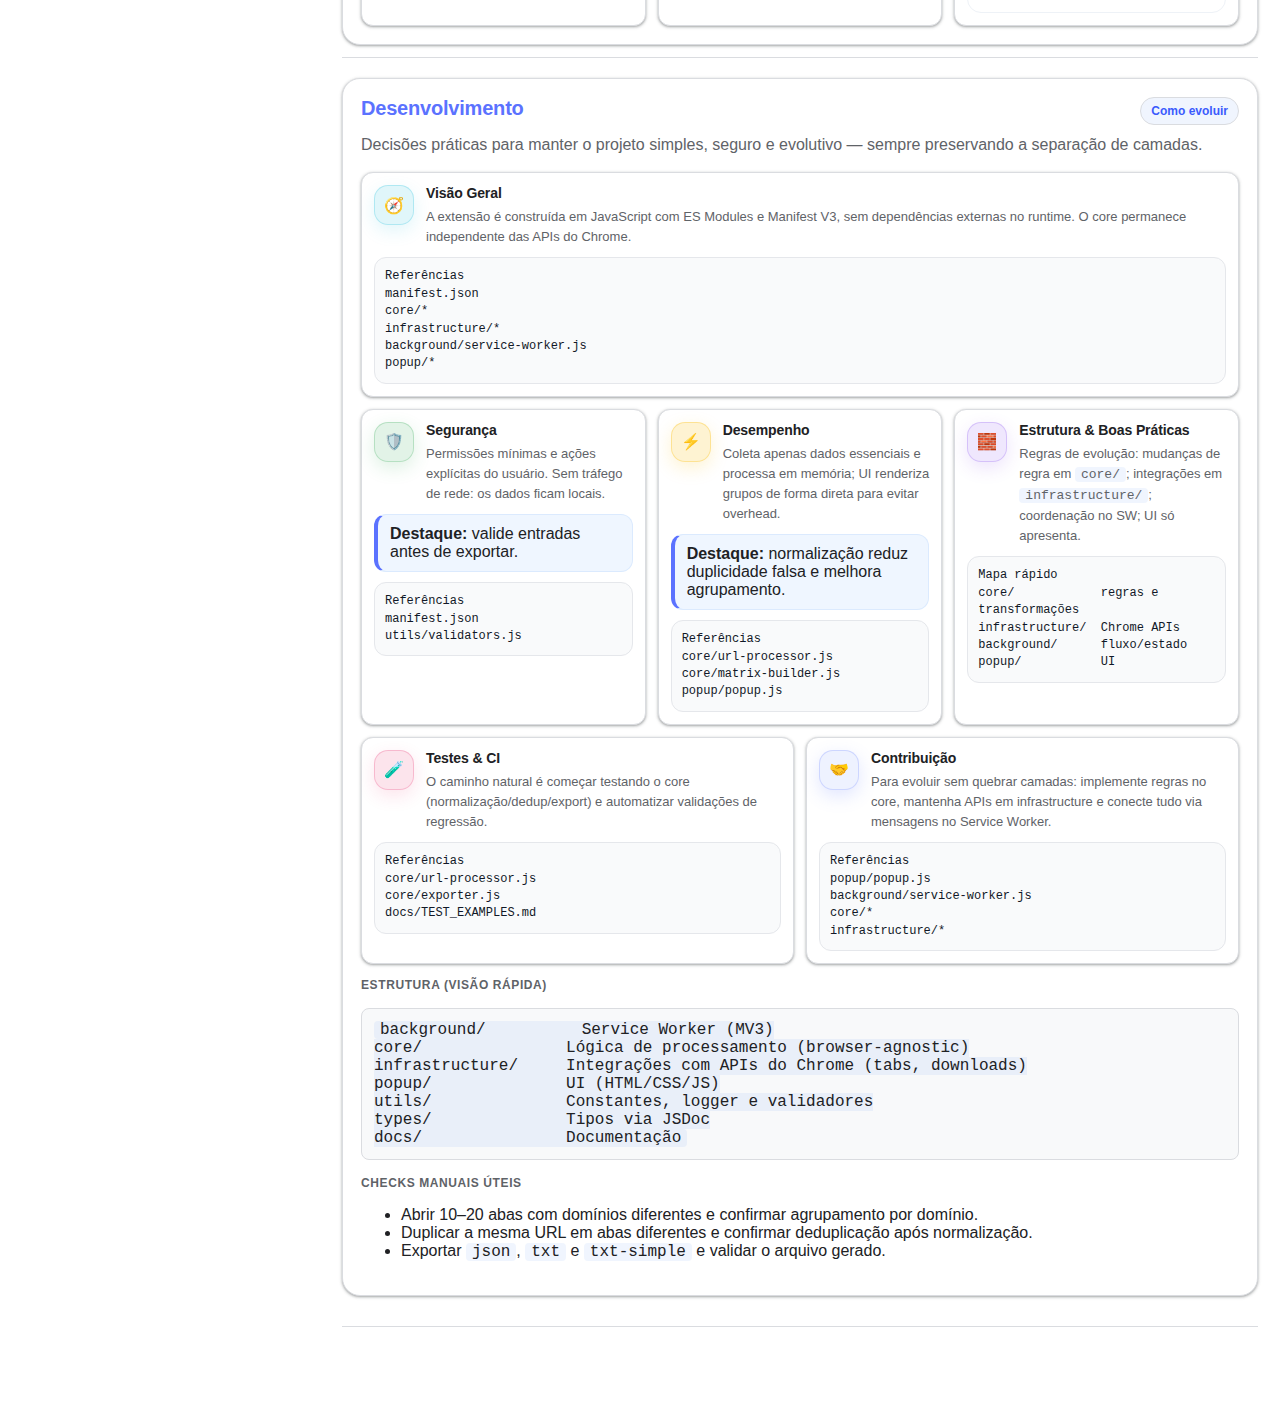
<file: docs/TUE-Documentation-v1.html>
<!doctype html>
<html lang="pt-BR">
<head>
  <meta charset="utf-8" />
  <meta name="viewport" content="width=device-width, initial-scale=1" />
  <meta name="color-scheme" content="light" />
  <title>Tab URL Extractor — TUE-Documentation v1</title>
  <style>
    /*
      TUE Documentation (v1)
      Theme based on popup/popup.css variables
    */

    :root {
      --color-primary: #4285f4;
      --color-primary-hover: #3367d6;
      --color-primary-active: #2952b3;
      --color-secondary: #5f6368;
      --color-secondary-hover: #4a4d50;
      --color-success: #34a853;
      --color-error: #ea4335;
      --color-warning: #fbbc04;

      --color-bg: #ffffff;
      --color-surface: #f8f9fa;
      --color-border: #dadce0;
      --color-text-primary: #202124;
      --color-text-secondary: #5f6368;
      --color-text-disabled: #9aa0a6;

      --radius-sm: 4px;
      --radius-md: 8px;
      --radius-lg: 12px;

      --shadow-sm: 0 1px 2px 0 rgba(60, 64, 67, 0.3), 0 1px 3px 1px rgba(60, 64, 67, 0.15);
      --shadow-md: 0 1px 3px 0 rgba(60, 64, 67, 0.3), 0 4px 8px 3px rgba(60, 64, 67, 0.15);

      --transition-fast: 150ms ease;
      --transition-normal: 250ms ease;

      --max-content: 1040px;
      --sidebar-width: 320px;
      --topbar-height: 56px;

      --mono-font: ui-monospace, SFMono-Regular, Menlo, Monaco, Consolas, "Liberation Mono", "Courier New", monospace;
      --ui-font: -apple-system, BlinkMacSystemFont, "Segoe UI", Roboto, Oxygen, Ubuntu, Cantarell, sans-serif;
    }

    * { box-sizing: border-box; }

    html, body {
      height: 100%;
      margin: 0;
      padding: 0;
      font-family: var(--ui-font);
      color: var(--color-text-primary);
      background: var(--color-bg);
    }

    a { color: var(--color-primary); text-decoration: none; }
    a:hover { color: var(--color-primary-hover); text-decoration: underline; }

    code, pre { font-family: var(--mono-font); }
    pre {
      background: var(--color-surface);
      border: 1px solid var(--color-border);
      border-radius: var(--radius-md);
      padding: 12px;
      overflow: auto;
    }
    code {
      background: rgba(66, 133, 244, 0.08);
      padding: 0 6px;
      border-radius: var(--radius-sm);
    }

    .sr-only {
      position: absolute;
      width: 1px;
      height: 1px;
      padding: 0;
      margin: -1px;
      overflow: hidden;
      clip: rect(0, 0, 0, 0);
      white-space: nowrap;
      border: 0;
    }

    /* ========================================
       Landing components
       ======================================== */
    .badges {
      display: flex;
      flex-wrap: wrap;
      gap: 8px;
      margin-top: 12px;
    }

    .badge {
      font-size: 12px;
      color: var(--color-text-secondary);
      padding: 6px 10px;
      background: #fff;
      border: 1px solid var(--color-border);
      border-radius: 999px;
      white-space: nowrap;
    }

    .badge strong {
      color: var(--color-text-primary);
      font-weight: 700;
    }

    .grid {
      display: grid;
      grid-template-columns: repeat(12, 1fr);
      gap: 12px;
      margin-top: 14px;
    }

    .col-6 { grid-column: span 6; }
    .col-4 { grid-column: span 4; }
    .col-8 { grid-column: span 8; }
    .col-12 { grid-column: span 12; }

    .card {
      border: 1px solid var(--color-border);
      border-radius: var(--radius-lg);
      background: #fff;
      padding: 12px 12px;
      box-shadow: var(--shadow-sm);
    }

    .card-top {
      display: flex;
      align-items: flex-start;
      gap: 12px;
    }

    .i-badge {
      width: 40px;
      height: 40px;
      border-radius: 14px;
      display: grid;
      place-items: center;
      font-weight: 900;
      flex: 0 0 auto;
      border: 1px solid rgba(91, 114, 255, 0.22);
      background: #eef2ff;
      color: #3b5bfd;
      box-shadow: 0 6px 18px rgba(91, 114, 255, 0.18);
    }

    .i-green { background: rgba(52, 168, 83, 0.14); color: #0f7a39; border-color: rgba(52, 168, 83, 0.25); box-shadow: 0 6px 18px rgba(52, 168, 83, 0.16); }
    .i-orange { background: rgba(251, 188, 4, 0.18); color: #a05c00; border-color: rgba(251, 188, 4, 0.30); box-shadow: 0 6px 18px rgba(251, 188, 4, 0.18); }
    .i-pink { background: rgba(233, 30, 99, 0.12); color: #a51d4f; border-color: rgba(233, 30, 99, 0.22); box-shadow: 0 6px 18px rgba(233, 30, 99, 0.12); }
    .i-cyan { background: rgba(0, 184, 212, 0.12); color: #006b7c; border-color: rgba(0, 184, 212, 0.22); box-shadow: 0 6px 18px rgba(0, 184, 212, 0.12); }
    .i-purple { background: rgba(124, 58, 237, 0.12); color: #4c1d95; border-color: rgba(124, 58, 237, 0.22); box-shadow: 0 6px 18px rgba(124, 58, 237, 0.14); }

    .card-top h3 { margin: 0 0 6px; }
    .card-top p { margin: 0; }

    .flow-grid {
      display: grid;
      grid-template-columns: repeat(12, 1fr);
      gap: 12px;
      margin-top: 10px;
    }

    .flow-step {
      grid-column: span 3;
      border: 1px solid #e5e7eb;
      background: #f3f6ff;
      border-radius: 14px;
      padding: 12px;
      min-width: 0;
    }

    .flow-step .n {
      width: 26px;
      height: 26px;
      border-radius: 999px;
      display: inline-grid;
      place-items: center;
      background: #5b72ff;
      color: #fff;
      font-weight: 800;
      font-size: 12px;
      margin-bottom: 10px;
      box-shadow: 0 1px 2px rgba(0,0,0,0.06);
    }

    .flow-step h4 {
      margin: 0 0 6px;
      font-size: 13px;
      letter-spacing: -0.1px;
    }

    .flow-step p {
      margin: 0;
      color: var(--color-text-secondary);
      font-size: 12.5px;
      line-height: 1.5;
      overflow-wrap: anywhere;
      word-break: break-word;
    }

    .accent-note {
      margin-top: 10px;
      border: 1px solid #dbeafe;
      background: #eff6ff;
      border-left: 4px solid #5b72ff;
      border-radius: 12px;
      padding: 10px 12px;
      color: var(--color-text-primary);
    }

    .accent-note strong { font-weight: 900; }

    .tech-col-title {
      font-weight: 900;
      letter-spacing: 0.6px;
      font-size: 12px;
      color: #1a56db;
      text-transform: uppercase;
      margin: 0 0 10px;
    }

    .tech-item {
      border: 1px solid #eef2f7;
      border-radius: 14px;
      padding: 12px;
      background: #fff;
      margin-top: 10px;
    }

    .tech-item:first-of-type { margin-top: 0; }

    .tech-item-head {
      display: flex;
      align-items: flex-start;
      justify-content: space-between;
      gap: 10px;
      margin-bottom: 8px;
    }

    .tech-item-head h4 {
      margin: 0;
      font-size: 14px;
      letter-spacing: -0.1px;
    }

    .tech-pill {
      display: inline-flex;
      align-items: center;
      gap: 8px;
      padding: 6px 10px;
      border-radius: 999px;
      border: 1px solid var(--color-border);
      background: #f3f4f6;
      color: #374151;
      font-weight: 800;
      font-size: 12px;
      white-space: nowrap;
    }

    @media (max-width: 980px) {
      .flow-step { grid-column: span 12; }
    }

    .card h3 {
      margin: 0 0 6px;
      font-size: 14px;
      letter-spacing: -0.1px;
    }

    .card p {
      margin: 0;
      color: var(--color-text-secondary);
      line-height: 1.55;
      font-size: 13px;
    }

    .two-col {
      display: grid;
      grid-template-columns: 1fr 1fr;
      gap: 12px;
      margin-top: 12px;
    }

    .mini-title {
      font-size: 12px;
      font-weight: 800;
      text-transform: uppercase;
      letter-spacing: 0.6px;
      color: var(--color-text-secondary);
      margin: 14px 0 6px;
    }

    .link-row {
      margin-top: 10px;
      display: flex;
      flex-wrap: wrap;
      gap: 10px;
    }

    .link-row a {
      display: inline-flex;
      align-items: center;
      gap: 8px;
      font-weight: 700;
      text-decoration: none;
    }

    .link-row a:hover {
      text-decoration: underline;
    }

    /* ========================================
       Requirements/Future cards (section-only)
       ======================================== */
    .section-panel {
      margin-top: 12px;
      border: 1px solid var(--color-border);
      border-radius: 18px;
      background: #fff;
      padding: 18px;
      box-shadow: var(--shadow-sm);
    }

    .section-head {
      display: flex;
      align-items: flex-start;
      justify-content: space-between;
      gap: 12px;
      margin-bottom: 8px;
    }

    .section-head h3 {
      margin: 0;
      font-size: 20px;
      letter-spacing: -0.2px;
      color: #5b72ff;
    }

    .section-subtitle {
      margin: 0 0 12px;
      color: var(--color-text-secondary);
      line-height: 1.55;
    }

    .chip {
      display: inline-flex;
      align-items: center;
      gap: 8px;
      padding: 6px 10px;
      border-radius: 999px;
      border: 1px solid var(--color-border);
      background: rgba(66, 133, 244, 0.08);
      color: #3b5bfd;
      font-weight: 700;
      font-size: 12px;
      white-space: nowrap;
    }

    .chip.gray {
      background: #f3f4f6;
      color: #374151;
      border-color: #e5e7eb;
    }

    .chip.green {
      background: rgba(52, 168, 83, 0.12);
      color: #0f7a39;
      border-color: rgba(52, 168, 83, 0.35);
    }

    .chip.orange {
      background: rgba(251, 188, 4, 0.14);
      color: #a05c00;
      border-color: rgba(251, 188, 4, 0.45);
    }

    .req-grid {
      display: grid;
      grid-template-columns: repeat(12, 1fr);
      gap: 14px;
      margin-top: 12px;
    }

    .req-card {
      grid-column: span 4;
      border: 1px solid rgba(218, 220, 224, 0.8);
      border-radius: 16px;
      background: #fff;
      padding: 14px;
      box-shadow: 0 1px 2px rgba(0,0,0,0.04);
      min-width: 0;
    }

    .req-tags {
      display: flex;
      flex-wrap: wrap;
      gap: 8px;
      margin-bottom: 10px;
    }

    .req-card h4 {
      margin: 0 0 6px;
      font-size: 15px;
      letter-spacing: -0.1px;
      overflow-wrap: anywhere;
      word-break: break-word;
    }

    .req-card p {
      margin: 0 0 10px;
      color: var(--color-text-secondary);
      line-height: 1.55;
      font-size: 13px;
      overflow-wrap: anywhere;
      word-break: break-word;
    }

    .req-code {
      border: 1px solid #e5e7eb;
      background: #f9fafb;
      border-radius: 12px;
      padding: 10px;
      font-family: var(--mono-font);
      font-size: 12px;
      color: #111827;
      line-height: 1.45;
      white-space: pre-wrap;
      max-width: 100%;
      overflow-wrap: anywhere;
      word-break: break-word;
    }

    .req-code strong {
      font-family: var(--ui-font);
      font-size: 11px;
      text-transform: uppercase;
      letter-spacing: 0.6px;
      color: #374151;
    }

    @media (max-width: 980px) {
      .req-card { grid-column: span 12; }
    }

    /* ========================================
       Use cases (cards + diagrams)
       ======================================== */
    .uc-grid {
      display: grid;
      grid-template-columns: repeat(12, 1fr);
      gap: 14px;
      margin-top: 12px;
    }

    .uc-card {
      grid-column: span 6;
      border: 1px solid rgba(218, 220, 224, 0.8);
      border-radius: 16px;
      background: #fff;
      padding: 14px;
      box-shadow: 0 1px 2px rgba(0,0,0,0.04);
      min-width: 0;
    }

    .uc-card h4 {
      margin: 0 0 6px;
      font-size: 15px;
      letter-spacing: -0.1px;
      overflow-wrap: anywhere;
      word-break: break-word;
    }

    .uc-card p {
      margin: 0 0 10px;
      color: var(--color-text-secondary);
      line-height: 1.55;
      font-size: 13px;
      overflow-wrap: anywhere;
      word-break: break-word;
    }

    .uc-kv {
      margin: 0 0 8px;
      line-height: 1.55;
      color: var(--color-text-secondary);
      font-size: 13px;
    }

    .uc-kv strong {
      color: var(--color-text-primary);
    }

    .uc-highlight {
      margin: 10px 0;
      padding: 10px 12px;
      border-radius: 12px;
      border: 1px solid #dbeafe;
      background: #eff6ff;
      border-left: 4px solid rgba(52, 168, 83, 0.85);
      color: var(--color-text-primary);
    }

    .uc-highlight strong {
      font-weight: 800;
    }

    .uc-diagram {
      border: 1px solid rgba(218, 220, 224, 0.8);
      border-radius: 18px;
      background: #fff;
      padding: 16px;
      box-shadow: 0 1px 2px rgba(0,0,0,0.04);
      margin-top: 14px;
      min-width: 0;
    }

    .uc-diagram-title {
      margin: 0 0 10px;
      font-size: 16px;
      letter-spacing: -0.1px;
    }

    .steps {
      display: grid;
      grid-template-columns: repeat(12, 1fr);
      gap: 10px;
      margin-top: 10px;
    }

    .step {
      grid-column: span 3;
      border: 1px solid #e5e7eb;
      background: #f3f6ff;
      border-radius: 14px;
      padding: 12px;
      min-width: 0;
    }

    .step .n {
      width: 26px;
      height: 26px;
      border-radius: 999px;
      display: inline-grid;
      place-items: center;
      background: #5b72ff;
      color: #fff;
      font-weight: 800;
      font-size: 12px;
      margin-bottom: 10px;
      box-shadow: 0 1px 2px rgba(0,0,0,0.06);
    }

    .step h5 {
      margin: 0 0 6px;
      font-size: 13px;
      letter-spacing: -0.1px;
    }

    .step p {
      margin: 0;
      color: var(--color-text-secondary);
      font-size: 12.5px;
      line-height: 1.5;
      overflow-wrap: anywhere;
      word-break: break-word;
    }

    .info-row {
      display: grid;
      grid-template-columns: repeat(12, 1fr);
      gap: 10px;
      margin-top: 10px;
    }

    .info {
      grid-column: span 4;
      border: 1px solid #e5e7eb;
      background: #f9fafb;
      border-radius: 14px;
      padding: 12px;
      min-width: 0;
    }

    .info h5 {
      margin: 0 0 6px;
      font-size: 13px;
      letter-spacing: -0.1px;
    }

    .info p {
      margin: 0;
      color: var(--color-text-secondary);
      font-size: 12.5px;
      line-height: 1.5;
      overflow-wrap: anywhere;
      word-break: break-word;
    }

    @media (max-width: 980px) {
      .uc-card { grid-column: span 12; }
      .step { grid-column: span 12; }
      .info { grid-column: span 12; }
    }

    /* ========================================
       Architecture (section-only)
       ======================================== */
    .arch-layer-grid {
      display: grid;
      grid-template-columns: repeat(12, 1fr);
      gap: 12px;
      margin-top: 12px;
    }

    .arch-layer {
      grid-column: span 4;
      border: 1px solid rgba(218, 220, 224, 0.8);
      border-radius: 16px;
      background: #fff;
      padding: 14px;
      box-shadow: 0 1px 2px rgba(0,0,0,0.04);
      min-width: 0;
    }

    .arch-layer h4 {
      margin: 0 0 6px;
      font-size: 14px;
      letter-spacing: -0.1px;
    }

    .arch-layer p {
      margin: 0;
      color: var(--color-text-secondary);
      line-height: 1.55;
      font-size: 13px;
      overflow-wrap: anywhere;
      word-break: break-word;
    }

    .arch-pill {
      display: inline-flex;
      align-items: center;
      padding: 3px 10px;
      border-radius: 999px;
      background: rgba(91, 114, 255, 0.12);
      color: #3b5bfd;
      border: 1px solid rgba(91, 114, 255, 0.25);
      font-family: var(--mono-font);
      font-size: 12px;
      white-space: nowrap;
    }

    .arch-layout {
      display: grid;
      grid-template-columns: 2fr 1fr;
      gap: 14px;
      margin-top: 14px;
    }

    .arch-structure {
      border: 1px solid rgba(218, 220, 224, 0.8);
      border-radius: 18px;
      overflow: hidden;
      background: #fff;
      box-shadow: 0 1px 2px rgba(0,0,0,0.04);
      min-width: 0;
    }

    .arch-structure-head {
      padding: 14px 14px;
      background: linear-gradient(90deg, #5b72ff, #6b4be3);
      color: #fff;
      display: grid;
      gap: 6px;
    }

    .arch-structure-title {
      display: flex;
      align-items: center;
      gap: 10px;
      font-weight: 900;
      letter-spacing: -0.2px;
    }

    .arch-structure-title .ico {
      width: 34px;
      height: 34px;
      border-radius: 12px;
      display: grid;
      place-items: center;
      background: rgba(255,255,255,0.18);
      border: 1px solid rgba(255,255,255,0.22);
      font-weight: 900;
    }

    .arch-structure-head .sub {
      color: rgba(255,255,255,0.86);
      font-size: 13px;
      line-height: 1.5;
    }

    .arch-rows {
      padding: 12px 14px;
      display: grid;
      gap: 10px;
    }

    .arch-row {
      display: grid;
      grid-template-columns: 280px 1fr;
      gap: 14px;
      padding: 10px 0;
      border-top: 1px solid #eef2f7;
      min-width: 0;
    }

    .arch-row:first-child { border-top: 0; }

    .arch-left {
      display: flex;
      align-items: center;
      gap: 10px;
      min-width: 0;
    }

    .fi {
      width: 30px;
      height: 30px;
      border-radius: 12px;
      display: grid;
      place-items: center;
      background: #eef2ff;
      color: #3b5bfd;
      border: 1px solid rgba(91, 114, 255, 0.22);
      font-weight: 900;
      font-size: 12px;
      flex: 0 0 auto;
    }

    .fi.folder { background: rgba(52, 168, 83, 0.12); color: #0f7a39; border-color: rgba(52, 168, 83, 0.25); }
    .fi.file { background: rgba(66, 133, 244, 0.10); color: #1a56db; border-color: rgba(66, 133, 244, 0.22); }
    .fi.js { background: rgba(91, 114, 255, 0.15); color: #3b5bfd; border-color: rgba(91, 114, 255, 0.25); }
    .fi.css { background: rgba(251, 188, 4, 0.15); color: #a05c00; border-color: rgba(251, 188, 4, 0.28); }

    .arch-path {
      font-family: var(--mono-font);
      font-size: 12px;
      color: #111827;
      overflow-wrap: anywhere;
      word-break: break-word;
    }

    .arch-right {
      color: var(--color-text-secondary);
      font-size: 13px;
      line-height: 1.55;
      overflow-wrap: anywhere;
      word-break: break-word;
      min-width: 0;
    }

    .arch-side {
      display: flex;
      flex-direction: column;
      gap: 12px;
      min-width: 0;
    }

    .arch-metric {
      border: 1px solid rgba(218, 220, 224, 0.8);
      border-radius: 18px;
      background: #fff;
      padding: 14px;
      box-shadow: 0 1px 2px rgba(0,0,0,0.04);
      display: flex;
      align-items: center;
      gap: 12px;
      min-width: 0;
    }

    .arch-metric-ico {
      width: 48px;
      height: 48px;
      border-radius: 18px;
      display: grid;
      place-items: center;
      font-weight: 900;
      border: 1px solid rgba(91, 114, 255, 0.22);
      background: #eef2ff;
      color: #3b5bfd;
      flex: 0 0 auto;
    }

    .arch-metric-ico.css { background: rgba(251, 188, 4, 0.15); color: #a05c00; border-color: rgba(251, 188, 4, 0.28); }
    .arch-metric-ico.muted { background: #f3f4f6; color: #374151; border-color: #e5e7eb; }

    .arch-metric-value {
      font-size: 22px;
      font-weight: 900;
      line-height: 1.05;
    }

    .arch-metric-label {
      color: var(--color-text-secondary);
      font-size: 13px;
      line-height: 1.4;
    }

    @media (max-width: 980px) {
      .arch-layer { grid-column: span 12; }
      .arch-layout { grid-template-columns: 1fr; }
      .arch-row { grid-template-columns: 1fr; }
    }

    @media (max-width: 980px) {
      .two-col { grid-template-columns: 1fr; }
      .col-6, .col-4, .col-8 { grid-column: span 12; }
    }

    .app {
      display: grid;
      grid-template-columns: var(--sidebar-width) 1fr;
      grid-template-rows: var(--topbar-height) 1fr;
      grid-template-areas:
        "topbar topbar"
        "sidebar content";
      min-height: 100vh;
    }

    .topbar {
      grid-area: topbar;
      display: flex;
      align-items: center;
      justify-content: space-between;
      gap: 12px;
      padding: 0 16px;
      border-bottom: 1px solid var(--color-border);
      background: var(--color-surface);
      position: sticky;
      top: 0;
      z-index: 10;
    }

    .brand {
      display: flex;
      align-items: center;
      gap: 10px;
      min-width: 0;
    }

    .brand-badge {
      width: 30px;
      height: 30px;
      border-radius: 10px;
      background: var(--color-primary);
      box-shadow: var(--shadow-sm);
      display: grid;
      place-items: center;
      color: #fff;
      flex: 0 0 auto;
    }

    .brand-title {
      display: flex;
      flex-direction: column;
      min-width: 0;
    }

    .brand-title strong {
      font-size: 14px;
      line-height: 1.2;
    }

    .brand-title span {
      font-size: 12px;
      color: var(--color-text-secondary);
      line-height: 1.2;
    }

    .topbar-actions {
      display: flex;
      align-items: center;
      gap: 10px;
    }

    .pill {
      font-size: 12px;
      color: var(--color-text-secondary);
      padding: 6px 10px;
      background: #fff;
      border: 1px solid var(--color-border);
      border-radius: 999px;
      white-space: nowrap;
    }

    .btn {
      display: inline-flex;
      align-items: center;
      justify-content: center;
      gap: 8px;
      padding: 8px 12px;
      border: 1px solid var(--color-border);
      background: #fff;
      color: var(--color-text-primary);
      border-radius: var(--radius-md);
      cursor: pointer;
      transition: all var(--transition-fast);
      font-weight: 600;
      font-size: 13px;
    }

    .btn:hover { background: var(--color-surface); }
    .btn:active { background: #eef0f2; }
    .btn-primary {
      background: var(--color-primary);
      border-color: var(--color-primary);
      color: #fff;
    }
    .btn-primary:hover { background: var(--color-primary-hover); border-color: var(--color-primary-hover); }
    .btn-primary:active { background: var(--color-primary-active); border-color: var(--color-primary-active); }

    .sidebar {
      grid-area: sidebar;
      border-right: 1px solid var(--color-border);
      background: #fff;
      position: sticky;
      top: var(--topbar-height);
      height: calc(100vh - var(--topbar-height));
      overflow: auto;
    }

    .sidebar-inner {
      padding: 14px;
    }

    .search {
      display: flex;
      gap: 8px;
      margin-bottom: 12px;
    }

    .search input {
      width: 100%;
      padding: 10px 10px;
      border-radius: var(--radius-md);
      border: 1px solid var(--color-border);
      outline: none;
      font-size: 13px;
    }

    .search input:focus {
      border-color: var(--color-primary);
      box-shadow: 0 0 0 3px rgba(66, 133, 244, 0.18);
    }

    .nav {
      display: flex;
      flex-direction: column;
      gap: 4px;
    }

    .nav a {
      display: flex;
      align-items: center;
      gap: 10px;
      padding: 9px 10px;
      border-radius: var(--radius-md);
      color: var(--color-text-primary);
      border: 1px solid transparent;
    }

    .nav a:hover {
      background: var(--color-surface);
      border-color: var(--color-border);
      text-decoration: none;
    }

    .nav a[aria-current="true"] {
      background: rgba(66, 133, 244, 0.12);
      border-color: rgba(66, 133, 244, 0.35);
    }

    .nav .dot {
      width: 9px;
      height: 9px;
      border-radius: 99px;
      background: var(--color-border);
      flex: 0 0 auto;
    }

    .nav a[aria-current="true"] .dot { background: var(--color-primary); }

    .content {
      grid-area: content;
      padding: 24px 22px 64px;
    }

    .content-inner {
      max-width: var(--max-content);
      margin: 0 auto;
    }

    .hero {
      border: 1px solid var(--color-border);
      background: linear-gradient(180deg, rgba(66,133,244,0.10), rgba(248,249,250,1));
      border-radius: var(--radius-lg);
      padding: 18px 18px;
      box-shadow: var(--shadow-sm);
    }

    /* Anchor scrolling (account for sticky topbar) */
    .hero,
    .section {
      scroll-margin-top: calc(var(--topbar-height) + 12px);
    }

    .hero h1 {
      margin: 0;
      font-size: 22px;
      letter-spacing: -0.2px;
    }

    .hero p {
      margin: 10px 0 0;
      color: var(--color-text-secondary);
      line-height: 1.55;
    }

    .section {
      margin-top: 12px;
      padding-top: 8px;
      border-top: 1px solid var(--color-border);
    }

    .section h2 {
      margin: 0 0 10px;
      font-size: 18px;
    }

    .muted { color: var(--color-text-secondary); }

    .callout {
      margin-top: 12px;
      padding: 12px 12px;
      border-radius: var(--radius-md);
      border: 1px solid var(--color-border);
      background: #fff;
    }

    .callout.info {
      border-color: rgba(66, 133, 244, 0.35);
      background: rgba(66, 133, 244, 0.06);
    }

    .callout.warn {
      border-color: rgba(251, 188, 4, 0.55);
      background: rgba(251, 188, 4, 0.10);
    }

    .callout.success {
      border-color: rgba(52, 168, 83, 0.45);
      background: rgba(52, 168, 83, 0.08);
    }

    .kbd {
      font-family: var(--mono-font);
      font-size: 12px;
      border: 1px solid var(--color-border);
      border-bottom-width: 2px;
      border-radius: 6px;
      padding: 1px 6px;
      background: #fff;
    }

    .footer {
      margin-top: 30px;
      padding-top: 14px;
      border-top: 1px solid var(--color-border);
      color: var(--color-text-secondary);
      font-size: 12px;
    }

    @media (max-width: 980px) {
      .app {
        grid-template-columns: 1fr;
        grid-template-rows: var(--topbar-height) auto 1fr;
        grid-template-areas:
          "topbar"
          "sidebar"
          "content";
      }
      .sidebar {
        position: relative;
        top: 0;
        height: auto;
        border-right: none;
        border-bottom: 1px solid var(--color-border);
      }
    }
  </style>
</head>
<body>
  <div class="app">
    <header class="topbar">
      <div class="brand">
        <div class="brand-badge" aria-hidden="true">
          <!-- Minimal "TUE" glyph -->
          <svg width="18" height="18" viewBox="0 0 24 24" fill="none" xmlns="http://www.w3.org/2000/svg" aria-hidden="true">
            <path d="M9 7v10a2 2 0 0 0 2 2h2a2 2 0 0 0 2-2V7" stroke="currentColor" stroke-width="2.6" stroke-linecap="round"/>
            <path d="M6 6h12" stroke="currentColor" stroke-width="2" stroke-linecap="round"/>
          </svg>
        </div>
        <div class="brand-title">
          <strong>Tab URL Extractor</strong>
          <span>TUE-Documentation v1</span>
        </div>
      </div>

      <!-- topbar actions removidas por design -->
    </header>

    <aside class="sidebar">
      <div class="sidebar-inner">
        <div class="search">
          <input id="search" type="search" placeholder="Buscar na documentação…" autocomplete="off" />
        </div>

        <nav class="nav" id="nav">
          <a href="#intro" aria-current="true"><span class="dot"></span>Introdução</a>
          <a href="#overview"><span class="dot"></span>Overview</a>
          <a href="#quick-start"><span class="dot"></span>Quick Start</a>
          <a href="#features"><span class="dot"></span>Funcionalidades</a>
          <a href="#requirements"><span class="dot"></span>Requisitos</a>
          <a href="#future"><span class="dot"></span>Futuros</a>
          <a href="#use-cases"><span class="dot"></span>Casos de Uso</a>
          <a href="#architecture"><span class="dot"></span>Arquitetura</a>
          <a href="#technologies"><span class="dot"></span>Tecnologias</a>
          <a href="#development"><span class="dot"></span>Desenvolvimento</a>
        </nav>

        <div class="callout info" style="margin-top: 14px;">
          <div style="font-weight: 700; margin-bottom: 4px;">Como usar esta página</div>
          <div class="muted">Ela é uma visão geral do projeto, pronta para apresentação. Se você quiser, os documentos em <span class="kbd">docs/</span> trazem o detalhamento técnico completo.</div>
        </div>
      </div>
    </aside>

    <main class="content">
      <div class="content-inner">
        <section id="intro" class="hero">
          <h1>Tab URL Extractor</h1>
          <p>
            Uma extensão Chrome (Manifest V3) para <strong>coletar URLs das abas</strong>, <strong>normalizar</strong>, <strong>deduplicar</strong>,
            <strong>agrupar por domínio</strong> e <strong>exportar</strong> em formatos amigáveis para automação.
          </p>
          <div class="badges" aria-label="Destaques">
            <div class="badge"><strong>MV3</strong> Service Worker (module)</div>
            <div class="badge"><strong>Export</strong> json / txt / txt-simple</div>
            <div class="badge"><strong>Estado</strong> temporário em memória</div>
            <div class="badge"><strong>Privacidade</strong> sem nuvem</div>
          </div>

          <div class="grid" style="margin-top: 14px;">
            <div class="card col-4">
              <div class="card-top">
                <div class="i-badge i-cyan">🔎</div>
                <div>
                  <h3>Por que existe</h3>
                  <p>Transforma “um monte de abas abertas” em um dataset exportável e previsível para pipelines, scripts e apps.</p>
                </div>
              </div>
              <div class="accent-note"><strong>Destaque:</strong> é uma ferramenta de extração/estruturação — não interpreta conteúdo.</div>
            </div>
            <div class="card col-4">
              <div class="card-top">
                <div class="i-badge i-pink">⛔</div>
                <div>
                  <h3>O que ele não faz</h3>
                  <p>Não classifica conteúdo, não faz scraping, não sincroniza dados e não mantém histórico (estado é temporário).</p>
                </div>
              </div>
              <div class="req-code" style="margin-top: 10px;"><strong>Princípio</strong>
Mesmo input → mesma saída
Sem rede/terceiros</div>
            </div>
            <div class="card col-4">
              <div class="card-top">
                <div class="i-badge">⚡</div>
                <div>
                  <h3>Como usar</h3>
                  <p>Analisar → revisar matrizes → exportar tudo ou por domínio (json/txt/txt-simple).</p>
                </div>
              </div>
              <div class="req-code" style="margin-top: 10px;"><strong>Referências</strong>
popup/popup.js
background/service-worker.js
core/matrix-builder.js
core/exporter.js</div>
            </div>

            <div class="card col-12">
              <div class="card-top">
                <div class="i-badge i-purple">🧩</div>
                <div>
                  <h3>Pontos principais do código</h3>
                  <p>Onde cada parte do fluxo mora: UI → orquestração → core → infra (downloads).</p>
                </div>
              </div>
              <div class="req-code" style="margin-top: 10px;"><strong>Referências</strong>
manifest.json
popup/popup.js
background/service-worker.js
infrastructure/tab-collector.js
core/url-processor.js
core/matrix-builder.js
core/exporter.js
infrastructure/download-manager.js
utils/validators.js
utils/logger.js</div>
            </div>
          </div>
        </section>

        <section id="overview" class="section">
          <h2 class="sr-only">Overview</h2>

          <div class="section-panel" aria-label="Overview">
            <div class="section-head">
              <h3>Overview</h3>
              <span class="chip">Visão Geral</span>
            </div>
            <p class="section-subtitle">
              Tab URL Extractor (TUE) é uma extensão Chrome (MV3) focada em uma tarefa: <strong>extrair URLs das abas abertas</strong>,
              aplicar um processamento técnico consistente (normalização + deduplicação) e entregar um export pronto para ser consumido
              por scripts e aplicações.
            </p>

            <div class="grid">
              <div class="card col-4">
                <div class="card-top">
                  <div class="i-badge i-cyan">🧾</div>
                  <div>
                    <h3>O que faz</h3>
                    <p>Executa uma coleta de URLs, processa tecnicamente e entrega uma URL-Matriz por domínio pronta para export.</p>
                  </div>
                </div>
                <div class="req-code" style="margin-top: 10px;"><strong>Referências</strong>
infrastructure/tab-collector.js
core/url-processor.js
core/matrix-builder.js</div>
              </div>

              <div class="card col-4">
                <div class="card-top">
                  <div class="i-badge i-green">🛡️</div>
                  <div>
                    <h3>Segurança & Privacidade</h3>
                    <p>Processamento local no navegador; sem envio para rede. Ações são iniciadas pelo usuário e validadas antes do export.</p>
                  </div>
                </div>
                <div class="req-code" style="margin-top: 10px;"><strong>Referências</strong>
manifest.json
utils/validators.js
background/service-worker.js</div>
              </div>

              <div class="card col-4">
                <div class="card-top">
                  <div class="i-badge i-purple">🏗️</div>
                  <div>
                    <h3>Arquitetura</h3>
                    <p>Camadas claras: <code>core</code> (lógica), <code>infrastructure</code> (Chrome APIs), <code>background</code> (fluxo) e <code>popup</code> (UI).</p>
                  </div>
                </div>
                <div class="req-code" style="margin-top: 10px;"><strong>Referências</strong>
core/*
infrastructure/*
background/service-worker.js
popup/popup.js</div>
              </div>
            </div>

            <div class="grid" style="margin-top: 12px;">
              <div class="card col-6">
                <div class="card-top">
                  <div class="i-badge">🎛️</div>
                  <div>
                    <h3>Principais ações</h3>
                    <p>Fluxo minimalista, com estado temporário entre análise e exportação.</p>
                  </div>
                </div>
                <ul style="margin: 10px 0 0; color: var(--color-text-secondary); line-height: 1.55; font-size: 13px;">
                  <li><strong>Analisar</strong>: coleta abas e monta URL-Matrizes.</li>
                  <li><strong>Exportar tudo</strong>: gera arquivo com todas as matrizes.</li>
                  <li><strong>Exportar por domínio</strong>: gera arquivo apenas do grupo escolhido.</li>
                  <li><strong>Nova análise</strong>: reinicia o estado e reprocessa as abas.</li>
                </ul>
                <div class="accent-note"><strong>Destaque:</strong> export depende do resultado da última análise em memória.</div>
              </div>

              <div class="card col-6">
                <div class="card-top">
                  <div class="i-badge i-orange">🚀</div>
                  <div>
                    <h3>Como usar (30s)</h3>
                    <p>Do objetivo ao arquivo gerado, em poucas etapas.</p>
                  </div>
                </div>
                <ol style="margin: 10px 0 0; color: var(--color-text-secondary); line-height: 1.55; font-size: 13px;">
                  <li>Abra o popup da extensão.</li>
                  <li>Clique em <strong>Analisar</strong>.</li>
                  <li>Revise os domínios e contagens.</li>
                  <li>Escolha o formato (<code>json</code> / <code>txt</code> / <code>txt-simple</code>) e exporte.</li>
                </ol>
                <div class="req-code" style="margin-top: 10px;"><strong>Referências</strong>
popup/popup.js
core/exporter.js
infrastructure/download-manager.js</div>
              </div>
            </div>

            <div class="mini-title">Fluxo de alto nível</div>
            <div class="flow-grid" aria-label="Fluxo de alto nível">
              <div class="flow-step"><div class="n">1</div><h4>Coletar</h4><p>Busca abas via Chrome Tabs API e extrai URLs válidas.</p></div>
              <div class="flow-step"><div class="n">2</div><h4>Processar</h4><p>Normaliza e valida URLs; remove duplicatas exatas.</p></div>
              <div class="flow-step"><div class="n">3</div><h4>Agrupar</h4><p>Constrói URL-Matrizes por domínio para revisão e export seletivo.</p></div>
              <div class="flow-step"><div class="n">4</div><h4>Exportar</h4><p>Gera payload e inicia download via <code>chrome.downloads</code>.</p></div>
            </div>

            <div class="req-code" style="margin-top: 12px;"><strong>Referências</strong>
infrastructure/tab-collector.js
core/url-processor.js
core/matrix-builder.js
core/exporter.js
infrastructure/download-manager.js
background/service-worker.js</div>
          </div>
        </section>

        <section id="quick-start" class="section">
          <h2 class="sr-only">Quick Start</h2>

          <div class="section-panel" aria-label="Quick Start">
            <div class="section-head">
              <h3>Quick Start</h3>
              <span class="chip">Instalação & Uso</span>
            </div>
            <p class="section-subtitle">Primeiros passos para rodar a extensão no navegador (modo desenvolvedor) e gerar seu primeiro export.</p>

            <div class="two-col">
              <div class="card">
                <div class="card-top">
                  <div class="i-badge i-cyan">🧩</div>
                  <div>
                    <h3>1) Instalar (modo desenvolvedor)</h3>
                    <p>Carregue a pasta do projeto como uma extensão sem compactação.</p>
                  </div>
                </div>
                <ol style="margin: 10px 0 0; color: var(--color-text-secondary); line-height: 1.55; font-size: 13px;">
                  <li>Abra <code>chrome://extensions</code> (ou <code>edge://extensions</code>).</li>
                  <li>Ative <strong>Modo do desenvolvedor</strong>.</li>
                  <li>Clique em <strong>Carregar sem compactação</strong>.</li>
                  <li>Selecione a pasta raiz do projeto (onde está o <code>manifest.json</code>).</li>
                </ol>
                <div class="req-code" style="margin-top: 10px;"><strong>Referências</strong>
manifest.json
popup/popup.html
background/service-worker.js</div>
              </div>

              <div class="card">
                <div class="card-top">
                  <div class="i-badge i-orange">⚡</div>
                  <div>
                    <h3>2) Usar (primeiro export)</h3>
                    <p>Analise as abas, revise os grupos e exporte no formato desejado.</p>
                  </div>
                </div>
                <ol style="margin: 10px 0 0; color: var(--color-text-secondary); line-height: 1.55; font-size: 13px;">
                  <li>Abra o popup da extensão.</li>
                  <li>Clique em <strong>Analisar</strong> para gerar as URL-Matrizes.</li>
                  <li>Exporte <strong>tudo</strong> ou <strong>por domínio</strong>.</li>
                  <li>Escolha <code>json</code>, <code>txt</code> ou <code>txt-simple</code>.</li>
                </ol>
                <div class="callout warn">
                  <div style="font-weight: 700; margin-bottom: 4px;">Importante</div>
                  <div class="muted">Como o estado é temporário em memória, exportações dependem de uma análise prévia.</div>
                </div>
                <div class="req-code" style="margin-top: 10px;"><strong>Referências</strong>
popup/popup.js
core/matrix-builder.js
core/exporter.js
infrastructure/download-manager.js</div>
              </div>
            </div>

            <div class="grid" style="margin-top: 12px;">
              <div class="card col-12">
                <div class="card-top">
                  <div class="i-badge i-green">✅</div>
                  <div>
                    <h3>Checklist rápido</h3>
                    <p>Valide o fluxo ponta a ponta em 60s.</p>
                  </div>
                </div>
                <ul style="margin: 10px 0 0; color: var(--color-text-secondary); line-height: 1.55; font-size: 13px;">
                  <li>Abra 10+ abas em domínios diferentes e confirme o agrupamento.</li>
                  <li>Duplique uma URL e confirme a deduplicação após normalização.</li>
                  <li>Gere export em <code>txt-simple</code> e verifique “uma URL por linha”.</li>
                </ul>
                <div class="req-code" style="margin-top: 10px;"><strong>Referências</strong>
core/url-processor.js
core/matrix-builder.js
core/exporter.js</div>
              </div>
            </div>
          </div>
        </section>

        <section id="features" class="section">
          <h2 class="sr-only">Funcionalidades</h2>

          <div class="section-panel" aria-label="Funcionalidades">
            <div class="section-head">
              <h3>Funcionalidades</h3>
              <span class="chip">O que já existe</span>
            </div>
            <p class="section-subtitle">Guia prático do que a extensão faz e como usar.</p>

            <div class="grid">
              <div class="card col-4">
                <div class="card-top">
                  <div class="i-badge i-cyan">📥</div>
                  <div>
                    <h3>Coleta de URLs</h3>
                    <p>Extrai URLs das abas abertas (janela atual ou todas), filtrando entradas inválidas/restritas.</p>
                  </div>
                </div>
                <div class="req-code" style="margin-top: 10px;"><strong>Referências</strong>
infrastructure/tab-collector.js
background/service-worker.js</div>
              </div>

              <div class="card col-4">
                <div class="card-top">
                  <div class="i-badge">🧹</div>
                  <div>
                    <h3>Normalização + validação</h3>
                    <p>Reduz ruído (ex.: parâmetros), aplica regras de consistência e valida antes de agrupar/exportar.</p>
                  </div>
                </div>
                <div class="req-code" style="margin-top: 10px;"><strong>Referências</strong>
core/url-processor.js
utils/validators.js</div>
              </div>

              <div class="card col-4">
                <div class="card-top">
                  <div class="i-badge i-green">✅</div>
                  <div>
                    <h3>Deduplicação exata</h3>
                    <p>Remove duplicatas idênticas após normalização, mantendo saída enxuta e previsível.</p>
                  </div>
                </div>
                <div class="req-code" style="margin-top: 10px;"><strong>Referências</strong>
core/url-processor.js</div>
              </div>

              <div class="card col-4">
                <div class="card-top">
                  <div class="i-badge i-purple">🧱</div>
                  <div>
                    <h3>URL-Matriz</h3>
                    <p>Agrupa por domínio e produz estrutura estável para UI e export (com contagens por grupo).</p>
                  </div>
                </div>
                <div class="req-code" style="margin-top: 10px;"><strong>Referências</strong>
core/matrix-builder.js</div>
              </div>

              <div class="card col-4">
                <div class="card-top">
                  <div class="i-badge i-orange">📤</div>
                  <div>
                    <h3>Exportação (json/txt/txt-simple)</h3>
                    <p>Gera arquivos para inspeção humana e automação (uma URL por linha no <code>txt-simple</code>).</p>
                  </div>
                </div>
                <div class="req-code" style="margin-top: 10px;"><strong>Referências</strong>
core/exporter.js
utils/constants.js</div>
              </div>

              <div class="card col-4">
                <div class="card-top">
                  <div class="i-badge i-green">⬇️</div>
                  <div>
                    <h3>Download</h3>
                    <p>Inicia o download via <code>chrome.downloads</code> com nome sugerido e MIME adequado ao formato.</p>
                  </div>
                </div>
                <div class="req-code" style="margin-top: 10px;"><strong>Referências</strong>
infrastructure/download-manager.js
background/service-worker.js</div>
              </div>

              <div class="card col-4">
                <div class="card-top">
                  <div class="i-badge i-pink">🧠</div>
                  <div>
                    <h3>Estado temporário em memória</h3>
                    <p>Resultado da análise é mantido apenas durante a sessão (entre analisar e exportar).</p>
                  </div>
                </div>
                <div class="req-code" style="margin-top: 10px;"><strong>Referências</strong>
background/service-worker.js</div>
              </div>

              <div class="card col-4">
                <div class="card-top">
                  <div class="i-badge">🧾</div>
                  <div>
                    <h3>Observabilidade (logs)</h3>
                    <p>Logs estruturados ajudam a depurar validações, erros de export e respostas do Service Worker.</p>
                  </div>
                </div>
                <div class="req-code" style="margin-top: 10px;"><strong>Referências</strong>
utils/logger.js
background/service-worker.js</div>
              </div>
            </div>
          </div>
        </section>

        <section id="requirements" class="section">
          <h2 class="sr-only">Requisitos</h2>

          <div class="section-panel" aria-label="Requisitos Funcionais">
            <div class="section-head">
              <h3>Requisitos Funcionais</h3>
              <span class="chip">Escopo Atual</span>
            </div>
            <p class="section-subtitle">Especificações funcionais implementadas, mapeadas para os módulos responsáveis.</p>

            <div class="req-grid">
              <div class="req-card">
                <div class="req-tags">
                  <span class="chip">RF01</span>
                  <span class="chip green">Implementado</span>
                </div>
                <h4>Coleta de abas (Scan)</h4>
                <p>Coleta URLs de abas abertas (janela atual ou todas as janelas), ignorando URLs inacessíveis/restritas.</p>
                <div class="req-code"><strong>Orquestração</strong>\nbackground/service-worker.js\n\n<strong>Infra</strong>\ninfrastructure/tab-collector.js</div>
              </div>

              <div class="req-card">
                <div class="req-tags">
                  <span class="chip">RF02</span>
                  <span class="chip green">Implementado</span>
                </div>
                <h4>Normalização e validação</h4>
                <p>Normaliza URLs para consistência e valida entradas para reduzir erros no processamento e export.</p>
                <div class="req-code"><strong>Core</strong>\ncore/url-processor.js\n\n<strong>Utils</strong>\nutils/validators.js</div>
              </div>

              <div class="req-card">
                <div class="req-tags">
                  <span class="chip">RF03</span>
                  <span class="chip green">Implementado</span>
                </div>
                <h4>Deduplicação exata</h4>
                <p>Remove duplicatas exatas após normalização, mantendo o conjunto final enxuto e previsível.</p>
                <div class="req-code"><strong>Core</strong>\ncore/url-processor.js</div>
              </div>

              <div class="req-card">
                <div class="req-tags">
                  <span class="chip">RF04</span>
                  <span class="chip green">Implementado</span>
                </div>
                <h4>Agrupamento por domínio (URL-Matriz)</h4>
                <p>Constrói matrizes por domínio para permitir export total ou seletivo, com contagens por grupo.</p>
                <div class="req-code"><strong>Core</strong>\ncore/matrix-builder.js</div>
              </div>

              <div class="req-card">
                <div class="req-tags">
                  <span class="chip">RF05</span>
                  <span class="chip green">Implementado</span>
                </div>
                <h4>Exportação (json / txt / txt-simple)</h4>
                <p>Gera arquivos em formatos pensados para automação e inspeção humana, com saída consistente.</p>
                <div class="req-code"><strong>Core</strong>\ncore/exporter.js\n\n<strong>Utils</strong>\nutils/constants.js</div>
              </div>

              <div class="req-card">
                <div class="req-tags">
                  <span class="chip">RF06</span>
                  <span class="chip green">Implementado</span>
                </div>
                <h4>Download do arquivo exportado</h4>
                <p>Dispara o download do conteúdo exportado via <code>chrome.downloads</code> com nome sugerido.</p>
                <div class="req-code"><strong>Orquestração</strong>\nbackground/service-worker.js\n\n<strong>Infra</strong>\ninfrastructure/download-manager.js</div>
              </div>
            </div>
          </div>

          <div class="section-panel" style="margin-top: 14px;" aria-label="Requisitos Não Funcionais">
            <div class="section-head">
              <h3>Requisitos Não Funcionais</h3>
              <span class="chip">Qualidade</span>
            </div>
            <p class="section-subtitle">Requisitos de qualidade, segurança, compatibilidade e manutenibilidade do projeto.</p>

            <div class="req-grid">
              <div class="req-card">
                <div class="req-tags">
                  <span class="chip">RNF01</span>
                  <span class="chip green">Implementado</span>
                </div>
                <h4>Compatibilidade (Manifest V3)</h4>
                <p>Arquitetura e execução compatíveis com MV3: Service Worker como módulo e mensagens runtime.</p>
                <div class="req-code"><strong>Config</strong>\nmanifest.json\n\n<strong>SW</strong>\nbackground/service-worker.js</div>
              </div>

              <div class="req-card">
                <div class="req-tags">
                  <span class="chip">RNF02</span>
                  <span class="chip green">Implementado</span>
                </div>
                <h4>Privacidade por padrão</h4>
                <p>Não envia dados para rede/terceiros: processamento e export acontecem localmente no navegador.</p>
                <div class="req-code"><strong>Design</strong>\nSem integração de rede\nSem serviços externos</div>
              </div>

              <div class="req-card">
                <div class="req-tags">
                  <span class="chip">RNF03</span>
                  <span class="chip green">Implementado</span>
                </div>
                <h4>Estado temporário e previsível</h4>
                <p>Mantém matrizes somente em memória entre “Analisar” e “Exportar” (sem persistência/histórico).</p>
                <div class="req-code"><strong>SW</strong>\nbackground/service-worker.js</div>
              </div>

              <div class="req-card">
                <div class="req-tags">
                  <span class="chip">RNF04</span>
                  <span class="chip green">Implementado</span>
                </div>
                <h4>Manutenibilidade e separação de camadas</h4>
                <p>Core isolado de UI e APIs do Chrome, facilitando evolução e testes unitários.</p>
                <div class="req-code"><strong>Core</strong>\ncore/*\n\n<strong>Infra</strong>\ninfrastructure/*\n\n<strong>UI</strong>\npopup/*</div>
              </div>

              <div class="req-card">
                <div class="req-tags">
                  <span class="chip">RNF05</span>
                  <span class="chip green">Implementado</span>
                </div>
                <h4>Segurança e validações</h4>
                <p>Valida entradas e formatos de export para reduzir erros e evitar comportamentos inesperados.</p>
                <div class="req-code"><strong>Utils</strong>\nutils/validators.js\n\n<strong>Core</strong>\ncore/exporter.js</div>
              </div>

              <div class="req-card">
                <div class="req-tags">
                  <span class="chip">RNF06</span>
                  <span class="chip green">Implementado</span>
                </div>
                <h4>Observabilidade (logs)</h4>
                <p>Logging estruturado para facilitar diagnóstico durante desenvolvimento e troubleshooting.</p>
                <div class="req-code"><strong>Utils</strong>\nutils/logger.js</div>
              </div>
            </div>
          </div>
        </section>

        <section id="future" class="section">
          <h2 class="sr-only">Futuros</h2>

          <div class="section-panel" aria-label="Requisitos Funcionais Futuros">
            <div class="section-head">
              <h3>Req. Funcionais Futuros</h3>
              <span class="chip">Roadmap</span>
            </div>
            <p class="section-subtitle">Itens planejados para versões futuras (prospectação). Mantém o foco: extrair e estruturar URLs, sem virar um gerenciador de abas.</p>

            <div class="req-grid">
              <div class="req-card">
                <div class="req-tags">
                  <span class="chip">v1.2.0</span>
                  <span class="chip orange">Planejado</span>
                </div>
                <h4>Novas fontes de URLs</h4>
                <p>Adicionar coleta opcional via Bookmarks e Histórico para montar matrizes além das abas abertas.</p>
                <div class="req-code"><strong>Área</strong>\nInfrastructure + Core\n\n<strong>Ideia</strong>\nNovos coletores com mesma interface</div>
              </div>

              <div class="req-card">
                <div class="req-tags">
                  <span class="chip">v1.3.0</span>
                  <span class="chip orange">Planejado</span>
                </div>
                <h4>Export mais flexível</h4>
                <p>CSV e opções de export (ordenar, incluir/excluir colunas, presets para automação).</p>
                <div class="req-code"><strong>Área</strong>\ncore/exporter.js\n\n<strong>Nota</strong>\nSem dependências externas</div>
              </div>

              <div class="req-card">
                <div class="req-tags">
                  <span class="chip">v1.4.0</span>
                  <span class="chip orange">Planejado</span>
                </div>
                <h4>Filtros e seleção na UI</h4>
                <p>Busca/filtros simples por domínio e seleção rápida (ex.: incluir/excluir domínios).</p>
                <div class="req-code"><strong>Área</strong>\npopup/popup.js\n\n<strong>Nota</strong>\nMantém UI minimalista</div>
              </div>

              <div class="req-card">
                <div class="req-tags">
                  <span class="chip">v1.4.1</span>
                  <span class="chip orange">Planejado</span>
                </div>
                <h4>Coleta por janelas específicas</h4>
                <p>Permitir escolher uma janela (ou múltiplas) para limitar o scan, em vez de sempre usar a janela atual/todas.</p>
                <div class="req-code"><strong>Área</strong>\npopup/popup.js\nbackground/service-worker.js\ninfrastructure/tab-collector.js\n\n<strong>Nota</strong>\nMantém o foco em extração: só muda o escopo do dataset</div>
              </div>

              <div class="req-card">
                <div class="req-tags">
                  <span class="chip">v1.5.0</span>
                  <span class="chip orange">Planejado</span>
                </div>
                <h4>Critérios adicionais de agrupamento</h4>
                <p>Agrupar por TLD, prefixos de path e regras configuráveis (sem interpretação semântica).</p>
                <div class="req-code"><strong>Área</strong>\ncore/matrix-builder.js\n\n<strong>Nota</strong>\nConfig simples e previsível</div>
              </div>

              <div class="req-card">
                <div class="req-tags">
                  <span class="chip gray">Tech</span>
                  <span class="chip orange">Planejado</span>
                </div>
                <h4>Qualidade (tests + CI)</h4>
                <p>Testes automatizados do core (normalização/dedup/export) e pipeline de validação em CI.</p>
                <div class="req-code"><strong>Área</strong>\nCore + docs/TEST_EXAMPLES.md\n\n<strong>Ideia</strong>\nIntroduzir testes sem mudar arquitetura</div>
              </div>
            </div>
          </div>
        </section>

        <section id="use-cases" class="section">
          <h2 class="sr-only">Casos de Uso</h2>

          <div class="section-panel" aria-label="Casos de Uso">
            <div class="section-head">
              <h3>Casos de Uso</h3>
              <span class="chip">Cenários</span>
            </div>
            <p class="section-subtitle">Cenários que descrevem como o usuário executa tarefas, do objetivo ao resultado esperado.</p>

            <div class="uc-grid">
              <div class="uc-card">
                <div class="req-tags">
                  <span class="chip">UC01</span>
                  <span class="chip green">Definido</span>
                </div>
                <h4>Analisar abas (gerar matrizes)</h4>
                <p class="uc-kv"><strong>Objetivo:</strong> transformar abas abertas em URL-Matrizes prontas para exportação.</p>
                <p class="uc-kv"><strong>Atores:</strong> Usuário</p>
                <p class="uc-kv"><strong>Pré-condições:</strong> extensão instalada e popup acessível.</p>
                <p class="uc-kv"><strong>Pós-condições:</strong> matrizes exibidas (ou estado vazio/erro com mensagem).</p>
                <div class="req-code"><strong>Referências</strong>
popup/popup.js
background/service-worker.js
infrastructure/tab-collector.js
core/url-processor.js
core/matrix-builder.js</div>
              </div>

              <div class="uc-card">
                <div class="req-tags">
                  <span class="chip">UC02</span>
                  <span class="chip green">Definido</span>
                </div>
                <h4>Exportar tudo</h4>
                <p class="uc-kv"><strong>Objetivo:</strong> exportar todas as matrizes/URLs em um único arquivo.</p>
                <p class="uc-kv"><strong>Atores:</strong> Usuário</p>
                <p class="uc-kv"><strong>Pré-condições:</strong> análise concluída com matrizes em memória.</p>
                <p class="uc-kv"><strong>Pós-condições:</strong> download iniciado no formato escolhido.</p>
                <div class="uc-highlight"><strong>Destaque:</strong> o export é uma ação explícita do usuário e depende do estado da última análise.</div>
                <div class="req-code"><strong>Referências</strong>
popup/popup.js
background/service-worker.js
core/exporter.js
infrastructure/download-manager.js</div>
              </div>

              <div class="uc-card">
                <div class="req-tags">
                  <span class="chip">UC03</span>
                  <span class="chip green">Definido</span>
                </div>
                <h4>Exportar por domínio</h4>
                <p class="uc-kv"><strong>Objetivo:</strong> exportar apenas uma URL-Matriz específica (um domínio).</p>
                <p class="uc-kv"><strong>Atores:</strong> Usuário</p>
                <p class="uc-kv"><strong>Pré-condições:</strong> análise concluída e domínio disponível na lista.</p>
                <p class="uc-kv"><strong>Pós-condições:</strong> download iniciado contendo somente aquele grupo.</p>
                <div class="req-code"><strong>Referências</strong>
popup/popup.js
background/service-worker.js
core/exporter.js
core/matrix-builder.js</div>
              </div>

              <div class="uc-card">
                <div class="req-tags">
                  <span class="chip">UC04</span>
                  <span class="chip green">Definido</span>
                </div>
                <h4>Nova análise (reset)</h4>
                <p class="uc-kv"><strong>Objetivo:</strong> reiniciar o fluxo para refletir mudanças nas abas/janelas.</p>
                <p class="uc-kv"><strong>Atores:</strong> Usuário</p>
                <p class="uc-kv"><strong>Pré-condições:</strong> usuário está na tela de resultados ou com estado carregado.</p>
                <p class="uc-kv"><strong>Pós-condições:</strong> estado do popup é resetado e uma nova análise pode ser executada.</p>
                <div class="req-code"><strong>Referências</strong>
popup/popup.js
background/service-worker.js</div>
              </div>
            </div>
          </div>

          <div class="section-panel" style="margin-top: 14px;" aria-label="Diagramas de Casos de Uso">
            <div class="section-head">
              <h3>Diagramas de Casos de Uso</h3>
              <span class="chip">Fluxo</span>
            </div>
            <p class="section-subtitle">Fluxos em cards (sem imagens), no formato passo a passo.</p>

            <div class="uc-diagram">
              <div class="req-tags">
                <span class="chip">UC01</span>
                <span class="chip gray">Scan</span>
              </div>
              <div class="uc-diagram-title">UC01 — Analisar abas</div>

              <div class="steps">
                <div class="step"><div class="n">1</div><h5>Abrir popup</h5><p>Usuário abre a extensão e visualiza o estado atual.</p></div>
                <div class="step"><div class="n">2</div><h5>Iniciar análise</h5><p>Usuário aciona “Analisar” para coletar URLs das abas.</p></div>
                <div class="step"><div class="n">3</div><h5>Coletar + processar</h5><p>Coleta abas, aplica validações, normaliza e deduplica URLs.</p></div>
                <div class="step"><div class="n">4</div><h5>Agrupar + exibir</h5><p>Constrói URL-Matrizes por domínio e renderiza o resultado no popup.</p></div>
              </div>

              <div class="info-row">
                <div class="info"><h5>Pré-condições</h5><p>Extensão instalada e permissões concedidas; popup acessível.</p></div>
                <div class="info"><h5>Pós-condições</h5><p>Lista de matrizes exibida (ou estado vazio/erro com mensagem).</p></div>
                <div class="info"><h5>Fluxo alternativo</h5><p>Sem URLs válidas: exibe estado vazio. Em falha: exibe erro e permite tentar novamente.</p></div>
              </div>

              <div class="req-code" style="margin-top: 10px;"><strong>Referências</strong>
popup/popup.js
background/service-worker.js
infrastructure/tab-collector.js
core/url-processor.js
core/matrix-builder.js</div>
            </div>

            <div class="uc-diagram">
              <div class="req-tags">
                <span class="chip">UC02</span>
                <span class="chip gray">Export</span>
              </div>
              <div class="uc-diagram-title">UC02 — Exportar tudo</div>

              <div class="steps">
                <div class="step"><div class="n">1</div><h5>Escolher formato</h5><p>Usuário seleciona o formato (json/txt/txt-simple).</p></div>
                <div class="step"><div class="n">2</div><h5>Gerar payload</h5><p>Core gera o conteúdo exportável de forma consistente.</p></div>
                <div class="step"><div class="n">3</div><h5>Iniciar download</h5><p>Infra dispara o download via <code>chrome.downloads</code>.</p></div>
                <div class="step"><div class="n">4</div><h5>Confirmar resultado</h5><p>Usuário recebe o arquivo; pode repetir com outro formato se desejar.</p></div>
              </div>

              <div class="info-row">
                <div class="info"><h5>Pré-condições</h5><p>Uma análise foi executada e há matrizes em memória para export.</p></div>
                <div class="info"><h5>Pós-condições</h5><p>Download iniciado com nome sugerido e mime compatível com o formato.</p></div>
                <div class="info"><h5>Fluxo alternativo</h5><p>Sem análise: UI solicita executar “Analisar” antes. Em erro de download: exibe mensagem e permite repetir.</p></div>
              </div>

              <div class="req-code" style="margin-top: 10px;"><strong>Referências</strong>
popup/popup.js
background/service-worker.js
core/exporter.js
infrastructure/download-manager.js
utils/constants.js</div>
            </div>

            <div class="uc-diagram">
              <div class="req-tags">
                <span class="chip">UC03</span>
                <span class="chip gray">Export</span>
              </div>
              <div class="uc-diagram-title">UC03 — Exportar por domínio</div>

              <div class="steps">
                <div class="step"><div class="n">1</div><h5>Selecionar matriz</h5><p>Usuário escolhe um domínio específico na lista.</p></div>
                <div class="step"><div class="n">2</div><h5>Gerar subset</h5><p>Export limita o payload ao grupo selecionado.</p></div>
                <div class="step"><div class="n">3</div><h5>Iniciar download</h5><p>Infra inicia o download do arquivo do grupo.</p></div>
                <div class="step"><div class="n">4</div><h5>Repetir por grupos</h5><p>Usuário pode exportar outros domínios sem refazer a análise.</p></div>
              </div>

              <div class="info-row">
                <div class="info"><h5>Pré-condições</h5><p>Análise concluída; domínio disponível na lista de matrizes.</p></div>
                <div class="info"><h5>Pós-condições</h5><p>Arquivo exportado contém apenas as URLs do domínio selecionado.</p></div>
                <div class="info"><h5>Fluxo alternativo</h5><p>Domínio vazio: export desabilitado/mostra aviso. Em erro: exibe mensagem e mantém a lista.</p></div>
              </div>

              <div class="req-code" style="margin-top: 10px;"><strong>Referências</strong>
popup/popup.js
background/service-worker.js
core/exporter.js
core/matrix-builder.js</div>
            </div>

            <div class="uc-diagram">
              <div class="req-tags">
                <span class="chip">UC04</span>
                <span class="chip gray">Reset</span>
              </div>
              <div class="uc-diagram-title">UC04 — Nova análise (reset)</div>

              <div class="steps">
                <div class="step"><div class="n">1</div><h5>Abrir resultados</h5><p>Usuário está na tela de resultados ou com estado carregado.</p></div>
                <div class="step"><div class="n">2</div><h5>Acionar reset</h5><p>Usuário clica em “Nova análise”.</p></div>
                <div class="step"><div class="n">3</div><h5>Limpar estado UI</h5><p>Popup volta ao estado inicial e limpa indicadores do resultado anterior.</p></div>
                <div class="step"><div class="n">4</div><h5>Reanalisar</h5><p>Usuário executa uma nova análise para refletir mudanças nas abas.</p></div>
              </div>

              <div class="info-row">
                <div class="info"><h5>Pré-condições</h5><p>Usuário tem a extensão aberta; deseja atualizar o dataset.</p></div>
                <div class="info"><h5>Pós-condições</h5><p>Fluxo reiniciado; uma nova análise pode ser executada imediatamente.</p></div>
                <div class="info"><h5>Fluxo alternativo</h5><p>Se o popup já está no estado inicial, o reset apenas mantém o estado e orienta a analisar.</p></div>
              </div>

              <div class="req-code" style="margin-top: 10px;"><strong>Referências</strong>
popup/popup.js
background/service-worker.js</div>
            </div>
          </div>
        </section>

        <section id="architecture" class="section">
          <h2 class="sr-only">Arquitetura</h2>

          <div class="section-panel" aria-label="Arquitetura">
            <div class="section-head">
              <h3>Arquitetura e Estrutura Completa</h3>
              <span class="chip">Clean Architecture</span>
            </div>
            <p class="section-subtitle">Clean Architecture com dependências unidirecionais (camadas externas dependem das internas). Separação clara entre core (puro), orquestração (MV3) e integrações com Chrome APIs.</p>

            <div class="arch-layer-grid" role="list" aria-label="Camadas">
              <div class="arch-layer" role="listitem">
                <h4>Core</h4>
                <p>Lógica de negócio pura (<span class="arch-pill">core/</span>)</p>
              </div>
              <div class="arch-layer" role="listitem">
                <h4>Browser</h4>
                <p>Integração com Chrome APIs (<span class="arch-pill">infrastructure/</span>)</p>
              </div>
              <div class="arch-layer" role="listitem">
                <h4>Orquestração</h4>
                <p>Coordenação de fluxos MV3 (<span class="arch-pill">background/</span>)</p>
              </div>
              <div class="arch-layer" role="listitem">
                <h4>UI</h4>
                <p>Interface do usuário (<span class="arch-pill">popup/</span>)</p>
              </div>
            </div>

            <div class="arch-layout">
              <div class="arch-structure" aria-label="Estrutura do Projeto">
                <div class="arch-structure-head">
                  <div class="arch-structure-title"><span class="ico">📁</span>Estrutura do Projeto</div>
                  <div class="sub">Somente o que é essencial para a extensão funcionar (runtime).</div>
                </div>

                <div class="arch-rows">
                  <div class="arch-row">
                    <div class="arch-left">
                      <span class="fi file">📄</span>
                      <div class="arch-path">manifest.json</div>
                    </div>
                    <div class="arch-right">Manifest V3: define permissões, action/popup, service worker e recursos da extensão.</div>
                  </div>

                  <div class="arch-row">
                    <div class="arch-left">
                      <span class="fi folder">📁</span>
                      <div class="arch-path">background/</div>
                    </div>
                    <div class="arch-right">Orquestração MV3: recebe comandos do popup, coordena análise/export e mantém estado temporário em memória.</div>
                  </div>

                  <div class="arch-row">
                    <div class="arch-left">
                      <span class="fi js">JS</span>
                      <div class="arch-path">background/service-worker.js</div>
                    </div>
                    <div class="arch-right">Ponto central do runtime: handlers de mensagem, cache do resultado da análise e gatilhos de export/download.</div>
                  </div>

                  <div class="arch-row">
                    <div class="arch-left">
                      <span class="fi folder">📁</span>
                      <div class="arch-path">core/</div>
                    </div>
                    <div class="arch-right">Processamento browser-agnostic: normalização, validações, construção de matrizes e geração de payloads.</div>
                  </div>

                  <div class="arch-row">
                    <div class="arch-left">
                      <span class="fi js">JS</span>
                      <div class="arch-path">core/url-processor.js</div>
                    </div>
                    <div class="arch-right">Normaliza/filtra URLs e aplica regras (ex.: remover parâmetros, ignorar internos, validar formato).</div>
                  </div>

                  <div class="arch-row">
                    <div class="arch-left">
                      <span class="fi js">JS</span>
                      <div class="arch-path">core/matrix-builder.js</div>
                    </div>
                    <div class="arch-right">Agrupa por domínio e constrói a URL-Matriz (estrutura usada no popup e no export).</div>
                  </div>

                  <div class="arch-row">
                    <div class="arch-left">
                      <span class="fi js">JS</span>
                      <div class="arch-path">core/exporter.js</div>
                    </div>
                    <div class="arch-right">Converte matrizes em formatos de export (json/txt/txt-simple), incluindo metadados e ordenação.</div>
                  </div>

                  <div class="arch-row">
                    <div class="arch-left">
                      <span class="fi folder">📁</span>
                      <div class="arch-path">infrastructure/</div>
                    </div>
                    <div class="arch-right">Integração com Chrome APIs (tabs/downloads): coleta abas e gerencia downloads.</div>
                  </div>

                  <div class="arch-row">
                    <div class="arch-left">
                      <span class="fi js">JS</span>
                      <div class="arch-path">infrastructure/tab-collector.js</div>
                    </div>
                    <div class="arch-right">Coleta abas, extrai URLs e entrega um dataset consistente para o core processar.</div>
                  </div>

                  <div class="arch-row">
                    <div class="arch-left">
                      <span class="fi js">JS</span>
                      <div class="arch-path">infrastructure/download-manager.js</div>
                    </div>
                    <div class="arch-right">Inicia o download com nome e MIME apropriados, via <code>chrome.downloads</code>.</div>
                  </div>

                  <div class="arch-row">
                    <div class="arch-left">
                      <span class="fi folder">📁</span>
                      <div class="arch-path">popup/</div>
                    </div>
                    <div class="arch-right">UI: dispara comandos (analisar/exportar), exibe métricas e lista de matrizes no popup.</div>
                  </div>

                  <div class="arch-row">
                    <div class="arch-left">
                      <span class="fi css">CSS</span>
                      <div class="arch-path">popup/popup.css</div>
                    </div>
                    <div class="arch-right">Estilos do popup (tema/cores), mantendo UX consistente com a extensão.</div>
                  </div>

                  <div class="arch-row">
                    <div class="arch-left">
                      <span class="fi js">JS</span>
                      <div class="arch-path">popup/popup.js</div>
                    </div>
                    <div class="arch-right">Handlers de UI: envia mensagens, renderiza resultados e controla estado da tela.</div>
                  </div>

                  <div class="arch-row">
                    <div class="arch-left">
                      <span class="fi folder">📁</span>
                      <div class="arch-path">utils/</div>
                    </div>
                    <div class="arch-right">Constantes, logger e validações reutilizadas entre camadas.</div>
                  </div>

                  <div class="arch-row">
                    <div class="arch-left">
                      <span class="fi file">📦</span>
                      <div class="arch-path">types/index.js</div>
                    </div>
                    <div class="arch-right">Tipos via JSDoc para guiar estrutura de dados e manter o core previsível.</div>
                  </div>
                </div>
              </div>

              <div class="arch-side" aria-label="Métricas">
                <div class="arch-metric">
                  <div class="arch-metric-ico">JS</div>
                  <div>
                    <div class="arch-metric-value">11</div>
                    <div class="arch-metric-label">Módulos JS (runtime)</div>
                  </div>
                </div>

                <div class="arch-metric">
                  <div class="arch-metric-ico css">CSS</div>
                  <div>
                    <div class="arch-metric-value">1</div>
                    <div class="arch-metric-label">Arquivo CSS (popup)</div>
                  </div>
                </div>

                <div class="arch-metric">
                  <div class="arch-metric-ico muted">&lt;600</div>
                  <div>
                    <div class="arch-metric-value">505</div>
                    <div class="arch-metric-label">Maior arquivo (linhas) — <span class="kbd">popup/popup.css</span></div>
                  </div>
                </div>

                <div class="arch-metric">
                  <div class="arch-metric-ico">ES6</div>
                  <div>
                    <div class="arch-metric-value">Modules</div>
                    <div class="arch-metric-label">Imports/exports nativos (MV3)</div>
                  </div>
                </div>
              </div>
            </div>
          </div>
        </section>

        <section id="technologies" class="section">
          <h2 class="sr-only">Tecnologias</h2>

          <div class="section-panel" aria-label="Tecnologias">
            <div class="section-head">
              <h3>Tecnologias Utilizadas</h3>
              <span class="chip">Stack</span>
            </div>
            <p class="section-subtitle">Stack do projeto e onde cada tecnologia aparece no código.</p>

            <div class="grid">
              <div class="card col-4">
                <div class="tech-col-title">Core & Qualidade</div>

                <div class="tech-item">
                  <div class="tech-item-head">
                    <h4>JavaScript (ES Modules)</h4>
                    <span class="tech-pill">JS</span>
                  </div>
                  <p class="muted">Uso no projeto: módulos independentes por responsabilidade (core/infra/background/popup).</p>
                  <div class="req-code" style="margin-top: 10px;"><strong>Exemplos</strong>
core/url-processor.js
core/matrix-builder.js
core/exporter.js</div>
                </div>

                <div class="tech-item">
                  <div class="tech-item-head">
                    <h4>Clean Architecture (camadas)</h4>
                    <span class="tech-pill">CA</span>
                  </div>
                  <p class="muted">Uso no projeto: core puro; infraestrutura isola APIs; service worker coordena fluxos; UI só apresenta.</p>
                  <div class="req-code" style="margin-top: 10px;"><strong>Referências</strong>
core/*
infrastructure/*
background/service-worker.js
popup/popup.js</div>
                </div>

                <div class="tech-item">
                  <div class="tech-item-head">
                    <h4>Tipagem via JSDoc</h4>
                    <span class="tech-pill">Types</span>
                  </div>
                  <p class="muted">Uso no projeto: estrutura de dados documentada para manter matrizes/export previsíveis.</p>
                  <div class="req-code" style="margin-top: 10px;"><strong>Referências</strong>
types/index.js</div>
                </div>
              </div>

              <div class="card col-4">
                <div class="tech-col-title">Extensão & APIs</div>

                <div class="tech-item">
                  <div class="tech-item-head">
                    <h4>Manifest V3</h4>
                    <span class="tech-pill">MV3</span>
                  </div>
                  <p class="muted">Uso no projeto: define permissões, popup e Service Worker como módulo.</p>
                  <div class="req-code" style="margin-top: 10px;"><strong>Config</strong>
manifest.json</div>
                </div>

                <div class="tech-item">
                  <div class="tech-item-head">
                    <h4>Chrome Tabs API</h4>
                    <span class="tech-pill">API</span>
                  </div>
                  <p class="muted">Uso no projeto: coleta URLs de abas abertas para montar o dataset.</p>
                  <div class="req-code" style="margin-top: 10px;"><strong>Referências</strong>
infrastructure/tab-collector.js</div>
                </div>

                <div class="tech-item">
                  <div class="tech-item-head">
                    <h4>Chrome Downloads API</h4>
                    <span class="tech-pill">API</span>
                  </div>
                  <p class="muted">Uso no projeto: dispara o download do conteúdo exportado (com nome/mime adequados).</p>
                  <div class="req-code" style="margin-top: 10px;"><strong>Referências</strong>
infrastructure/download-manager.js</div>
                </div>
              </div>

              <div class="card col-4">
                <div class="tech-col-title">UI & Docs</div>

                <div class="tech-item">
                  <div class="tech-item-head">
                    <h4>HTML + CSS (Popup)</h4>
                    <span class="tech-pill">UI</span>
                  </div>
                  <p class="muted">Uso no projeto: interface enxuta com estados claros (carregando/resultado/erro).</p>
                  <div class="req-code" style="margin-top: 10px;"><strong>Referências</strong>
popup/popup.html
popup/popup.css
popup/popup.js</div>
                </div>

                <div class="tech-item">
                  <div class="tech-item-head">
                    <h4>Mensageria runtime</h4>
                    <span class="tech-pill">runtime</span>
                  </div>
                  <p class="muted">Uso no projeto: UI manda comandos; Service Worker responde com resultados/erros.</p>
                  <div class="req-code" style="margin-top: 10px;"><strong>Referências</strong>
popup/popup.js
background/service-worker.js</div>
                </div>

                <div class="tech-item">
                  <div class="tech-item-head">
                    <h4>Documentação</h4>
                    <span class="tech-pill">DOC</span>
                  </div>
                  <p class="muted">Uso no projeto: guias técnicos (dados, fluxos e formatos) + página consolidada (este HTML).</p>
                  <div class="req-code" style="margin-top: 10px;"><strong>Referências</strong>
docs/ARCHITECTURE.md
docs/EXPORT_FORMAT.md
docs/DATA_FLOW.md
docs/TUE-Documentation-v1.html</div>
                </div>
              </div>
            </div>
          </div>
        </section>

        <section id="development" class="section">
          <h2 class="sr-only">Desenvolvimento</h2>

          <div class="section-panel" aria-label="Desenvolvimento">
            <div class="section-head">
              <h3>Desenvolvimento</h3>
              <span class="chip">Como evoluir</span>
            </div>
            <p class="section-subtitle">Decisões práticas para manter o projeto simples, seguro e evolutivo — sempre preservando a separação de camadas.</p>

            <div class="grid">
              <div class="card col-12">
                <div class="card-top">
                  <div class="i-badge i-cyan">🧭</div>
                  <div>
                    <h3>Visão Geral</h3>
                    <p>A extensão é construída em JavaScript com ES Modules e Manifest V3, sem dependências externas no runtime. O core permanece independente das APIs do Chrome.</p>
                  </div>
                </div>
                <div class="req-code" style="margin-top: 10px;"><strong>Referências</strong>
manifest.json
core/*
infrastructure/*
background/service-worker.js
popup/*</div>
              </div>

              <div class="card col-4">
                <div class="card-top">
                  <div class="i-badge i-green">🛡️</div>
                  <div>
                    <h3>Segurança</h3>
                    <p>Permissões mínimas e ações explícitas do usuário. Sem tráfego de rede: os dados ficam locais.</p>
                  </div>
                </div>
                <div class="accent-note"><strong>Destaque:</strong> valide entradas antes de exportar.</div>
                <div class="req-code" style="margin-top: 10px;"><strong>Referências</strong>
manifest.json
utils/validators.js</div>
              </div>

              <div class="card col-4">
                <div class="card-top">
                  <div class="i-badge i-orange">⚡</div>
                  <div>
                    <h3>Desempenho</h3>
                    <p>Coleta apenas dados essenciais e processa em memória; UI renderiza grupos de forma direta para evitar overhead.</p>
                  </div>
                </div>
                <div class="accent-note"><strong>Destaque:</strong> normalização reduz duplicidade falsa e melhora agrupamento.</div>
                <div class="req-code" style="margin-top: 10px;"><strong>Referências</strong>
core/url-processor.js
core/matrix-builder.js
popup/popup.js</div>
              </div>

              <div class="card col-4">
                <div class="card-top">
                  <div class="i-badge i-purple">🧱</div>
                  <div>
                    <h3>Estrutura & Boas Práticas</h3>
                    <p>Regras de evolução: mudanças de regra em <code>core/</code>; integrações em <code>infrastructure/</code>; coordenação no SW; UI só apresenta.</p>
                  </div>
                </div>
                <div class="req-code" style="margin-top: 10px;"><strong>Mapa rápido</strong>
core/            regras e transformações
infrastructure/  Chrome APIs
background/      fluxo/estado
popup/           UI</div>
              </div>

              <div class="card col-6">
                <div class="card-top">
                  <div class="i-badge i-pink">🧪</div>
                  <div>
                    <h3>Testes & CI</h3>
                    <p>O caminho natural é começar testando o core (normalização/dedup/export) e automatizar validações de regressão.</p>
                  </div>
                </div>
                <div class="req-code" style="margin-top: 10px;"><strong>Referências</strong>
core/url-processor.js
core/exporter.js
docs/TEST_EXAMPLES.md</div>
              </div>

              <div class="card col-6">
                <div class="card-top">
                  <div class="i-badge">🤝</div>
                  <div>
                    <h3>Contribuição</h3>
                    <p>Para evoluir sem quebrar camadas: implemente regras no core, mantenha APIs em infrastructure e conecte tudo via mensagens no Service Worker.</p>
                  </div>
                </div>
                <div class="req-code" style="margin-top: 10px;"><strong>Referências</strong>
popup/popup.js
background/service-worker.js
core/*
infrastructure/*</div>
              </div>
            </div>

            <div class="mini-title">Estrutura (visão rápida)</div>
            <pre><code>background/          Service Worker (MV3)
core/               Lógica de processamento (browser-agnostic)
infrastructure/     Integrações com APIs do Chrome (tabs, downloads)
popup/              UI (HTML/CSS/JS)
utils/              Constantes, logger e validadores
types/              Tipos via JSDoc
docs/               Documentação</code></pre>

            <div class="mini-title">Checks manuais úteis</div>
            <ul>
              <li>Abrir 10–20 abas com domínios diferentes e confirmar agrupamento por domínio.</li>
              <li>Duplicar a mesma URL em abas diferentes e confirmar deduplicação após normalização.</li>
              <li>Exportar <code>json</code>, <code>txt</code> e <code>txt-simple</code> e validar o arquivo gerado.</li>
            </ul>
          </div>
        </section>

        <div class="footer"></div>
      </div>
    </main>
  </div>

  <!-- Landing content is curated and summarized; deep dives remain in docs/*.md -->

  <script>
    (function () {
      // Normaliza blocos de código embutidos: converte "\\n" literal em quebra de linha real
      // (evita texto estourar o card quando o HTML foi gerado/colado com escapes)
      document.querySelectorAll('.req-code').forEach(el => {
        el.textContent = (el.textContent || '').replace(/\\n/g, '\n');
      });

      const nav = document.getElementById('nav');
      const navLinks = Array.from(nav.querySelectorAll('a'));

      function setActive(hash) {
        navLinks.forEach(a => {
          const isActive = a.getAttribute('href') === hash;
          a.setAttribute('aria-current', isActive ? 'true' : 'false');
        });
      }

      function normalizeText(text) {
        return (text || '').toLowerCase().normalize('NFD').replace(/\p{Diacritic}/gu, '');
      }

      const search = document.getElementById('search');
      search.addEventListener('input', () => {
        const q = normalizeText(search.value.trim());
        navLinks.forEach(a => {
          const label = normalizeText(a.textContent);
          a.style.display = !q || label.includes(q) ? '' : 'none';
        });
      });

      function scrollToHash(hash, smooth) {
        const safeHash = hash && hash.startsWith('#') ? hash : '#intro';
        const target = document.querySelector(safeHash);
        if (!target) return;
        target.scrollIntoView({ behavior: smooth ? 'smooth' : 'auto', block: 'start' });
      }

      // Smooth-scroll for nav clicks (more reliable than relying on default anchor jumps)
      navLinks.forEach(a => {
        a.addEventListener('click', (ev) => {
          const href = a.getAttribute('href') || '';
          if (!href.startsWith('#')) return;
          ev.preventDefault();
          history.pushState(null, '', href);
          setActive(href);
          scrollToHash(href, true);
        });
      });

      window.addEventListener('hashchange', () => {
        const hash = location.hash || '#intro';
        setActive(hash);
        scrollToHash(hash, false);
      });

      const initialHash = location.hash || '#intro';
      setActive(initialHash);
      requestAnimationFrame(() => scrollToHash(initialHash, false));
    })();
  </script>
</body>
</html>
</file>
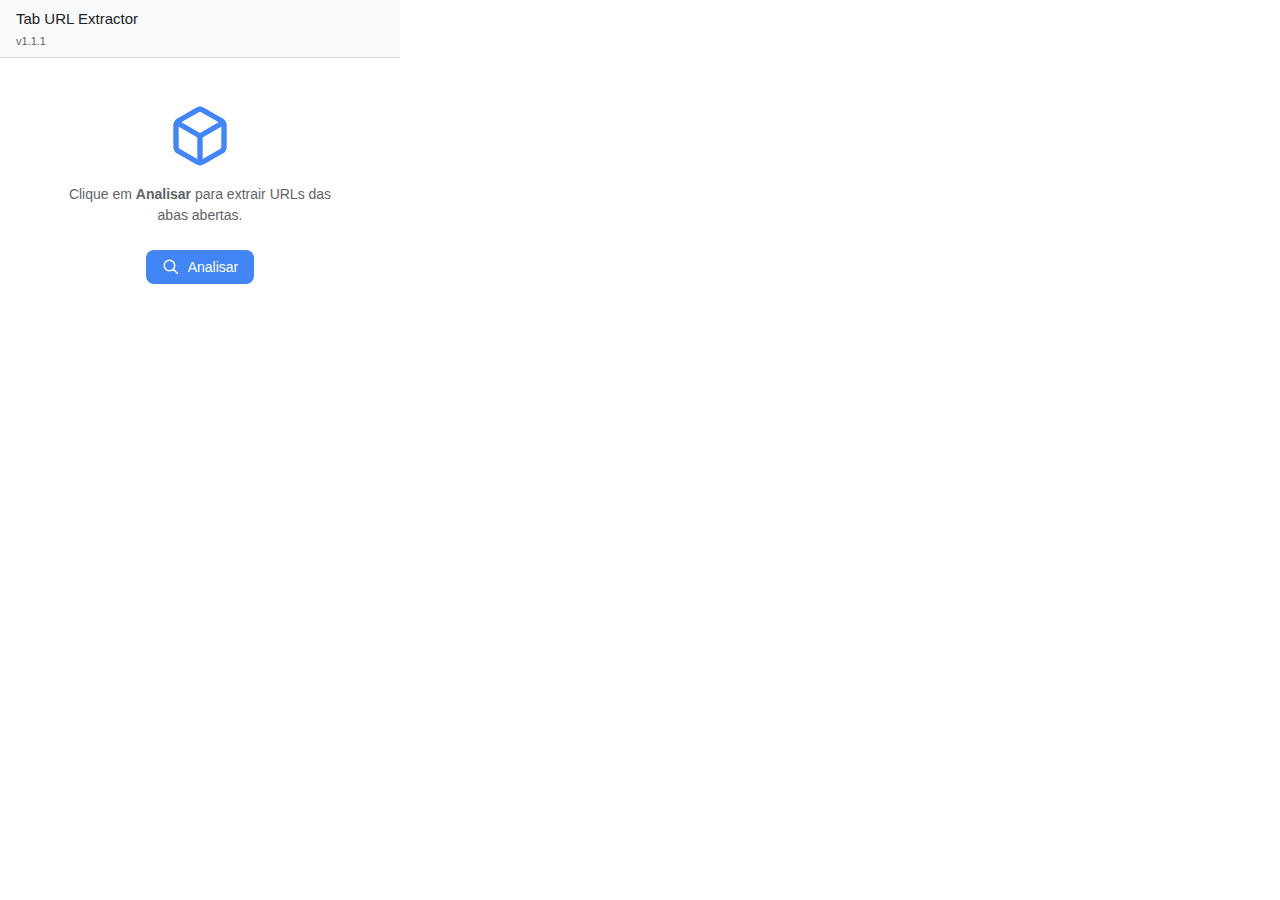
<file: popup/popup.html>
<!DOCTYPE html>
<html lang="en">
<head>
  <meta charset="UTF-8">
  <meta name="viewport" content="width=device-width, initial-scale=1.0">
  <title>Tab URL Extractor</title>
  <link rel="stylesheet" href="popup.css">
  <style>
    /* Garantir dimensões corretas do popup */
    html, body {
      width: 400px;
      height: 600px;
      margin: 0;
      padding: 0;
      overflow: hidden;
    }
  </style>
</head>
<body>
  <div id="app">
    <!-- Header -->
    <header class="header">
      <h1 class="header-title">Tab URL Extractor</h1>
      <p class="header-version">v1.1.1</p>
    </header>

    <!-- Estado: Ocioso (Idle) -->
    <div id="state-idle" class="state-container">
      <div class="content-centered">
        <svg class="icon-large" xmlns="http://www.w3.org/2000/svg" width="64" height="64" viewBox="0 0 24 24" fill="none" stroke="currentColor" stroke-width="2">
          <path d="M21 16V8a2 2 0 0 0-1-1.73l-7-4a2 2 0 0 0-2 0l-7 4A2 2 0 0 0 3 8v8a2 2 0 0 0 1 1.73l7 4a2 2 0 0 0 2 0l7-4A2 2 0 0 0 21 16z"></path>
          <polyline points="3.27 6.96 12 12.01 20.73 6.96"></polyline>
          <line x1="12" y1="22.08" x2="12" y2="12"></line>
        </svg>
        <p class="description">
          Clique em <strong>Analisar</strong> para extrair URLs das abas abertas.
        </p>
        <button id="analyze-btn" class="btn btn-primary">
          <svg class="btn-icon" xmlns="http://www.w3.org/2000/svg" width="18" height="18" viewBox="0 0 24 24" fill="none" stroke="currentColor" stroke-width="2">
            <path d="M21 21l-6-6m2-5a7 7 0 11-14 0 7 7 0 0114 0z"></path>
          </svg>
          Analisar
        </button>
      </div>
    </div>

    <!-- Estado: Analisando (Analyzing) -->
    <div id="state-analyzing" class="state-container hidden">
      <div class="content-centered">
        <div class="spinner"></div>
        <p class="loading-text">Analisando abas...</p>
        <p class="loading-subtext">Isso pode levar alguns segundos</p>
      </div>
    </div>

    <!-- Estado: Pronto (Ready) -->
    <div id="state-ready" class="state-container hidden">
      <!-- Summary -->
      <div class="summary">
        <div class="summary-item">
          <span class="summary-label">URLs encontradas:</span>
          <span id="summary-urls" class="summary-value">0</span>
        </div>
        <div class="summary-item">
          <span class="summary-label">Matrizes:</span>
          <span id="summary-matrices" class="summary-value">0</span>
        </div>
      </div>

      <!-- Actions -->
      <div class="actions">
        <button id="export-all-btn" class="btn btn-primary">
          <svg class="btn-icon" xmlns="http://www.w3.org/2000/svg" width="18" height="18" viewBox="0 0 24 24" fill="none" stroke="currentColor" stroke-width="2">
            <path d="M21 15v4a2 2 0 0 1-2 2H5a2 2 0 0 1-2-2v-4"></path>
            <polyline points="7 10 12 15 17 10"></polyline>
            <line x1="12" y1="15" x2="12" y2="3"></line>
          </svg>
          Extrair Todos
        </button>
        <button id="new-analysis-btn" class="btn btn-secondary">
          <svg class="btn-icon" xmlns="http://www.w3.org/2000/svg" width="18" height="18" viewBox="0 0 24 24" fill="none" stroke="currentColor" stroke-width="2">
            <polyline points="23 4 23 10 17 10"></polyline>
            <path d="M20.49 15a9 9 0 1 1-2.12-9.36L23 10"></path>
          </svg>
          Nova Análise
        </button>
      </div>

      <!-- Format Selector -->
      <div class="format-selector">
        <label for="export-format" class="format-label">Formato de exportação:</label>
        <select id="export-format" class="format-select">
          <option value="json">JSON (estruturado)</option>
          <option value="txt">TXT (com cabeçalhos)</option>
          <option value="txt-simple" selected>TXT (apenas URLs)</option>
        </select>
      </div>

      <!-- Matrices List -->
      <div id="matrices-container" class="matrices-container">
        <!-- Matrizes serão renderizadas aqui via JavaScript -->
      </div>
    </div>

    <!-- Estado: Erro (Error) -->
    <div id="state-error" class="state-container hidden">
      <div class="content-centered">
        <svg class="icon-large icon-error" xmlns="http://www.w3.org/2000/svg" width="64" height="64" viewBox="0 0 24 24" fill="none" stroke="currentColor" stroke-width="2">
          <circle cx="12" cy="12" r="10"></circle>
          <line x1="12" y1="8" x2="12" y2="12"></line>
          <line x1="12" y1="16" x2="12.01" y2="16"></line>
        </svg>
        <h2 class="error-title">Erro ao analisar abas</h2>
        <p id="error-message" class="error-message">
          Ocorreu um erro inesperado.
        </p>
        <button id="retry-btn" class="btn btn-primary">
          <svg class="btn-icon" xmlns="http://www.w3.org/2000/svg" width="18" height="18" viewBox="0 0 24 24" fill="none" stroke="currentColor" stroke-width="2">
            <polyline points="23 4 23 10 17 10"></polyline>
            <path d="M20.49 15a9 9 0 1 1-2.12-9.36L23 10"></path>
          </svg>
          Tentar Novamente
        </button>
      </div>
    </div>

    <!-- Toast Notification -->
    <div id="toast" class="toast hidden">
      <svg class="toast-icon" xmlns="http://www.w3.org/2000/svg" width="20" height="20" viewBox="0 0 24 24" fill="none" stroke="currentColor" stroke-width="2">
        <polyline points="20 6 9 17 4 12"></polyline>
      </svg>
      <span id="toast-message" class="toast-message">Operação concluída!</span>
    </div>
  </div>

  <script src="popup.js" type="module"></script>
</body>
</html>
</file>
<file: popup/popup.css>
/**
 * Popup Styles - Tab URL Extractor
 * Design: Clean, modern, minimal
 * Versão: 1.0.0
 */

/* ========================================
   Variables
   ======================================== */
:root {
  /* Colors */
  --color-primary: #4285f4;
  --color-primary-hover: #3367d6;
  --color-primary-active: #2952b3;
  --color-secondary: #5f6368;
  --color-secondary-hover: #4a4d50;
  --color-success: #34a853;
  --color-error: #ea4335;
  --color-warning: #fbbc04;
  
  /* Neutrals */
  --color-bg: #ffffff;
  --color-surface: #f8f9fa;
  --color-border: #dadce0;
  --color-text-primary: #202124;
  --color-text-secondary: #5f6368;
  --color-text-disabled: #9aa0a6;
  
  /* Spacing */
  --spacing-xs: 4px;
  --spacing-sm: 8px;
  --spacing-md: 16px;
  --spacing-lg: 24px;
  --spacing-xl: 32px;
  
  /* Border Radius */
  --radius-sm: 4px;
  --radius-md: 8px;
  --radius-lg: 12px;
  --radius-full: 9999px;
  
  /* Shadows */
  --shadow-sm: 0 1px 2px 0 rgba(60, 64, 67, 0.3), 0 1px 3px 1px rgba(60, 64, 67, 0.15);
  --shadow-md: 0 1px 3px 0 rgba(60, 64, 67, 0.3), 0 4px 8px 3px rgba(60, 64, 67, 0.15);
  
  /* Transitions */
  --transition-fast: 150ms ease;
  --transition-normal: 250ms ease;
}

/* ========================================
   Reset & Base
   ======================================== */
* {
  margin: 0;
  padding: 0;
  box-sizing: border-box;
}

body {
  font-family: -apple-system, BlinkMacSystemFont, 'Segoe UI', Roboto, Oxygen, Ubuntu, Cantarell, sans-serif;
  font-size: 14px;
  line-height: 1.5;
  color: var(--color-text-primary);
  background: var(--color-bg);
  width: 400px;
  min-width: 400px;
  height: 600px;
  min-height: 600px;
  max-height: 600px;
  overflow: hidden;
  margin: 0;
  padding: 0;
}

/* ========================================
   App Container
   ======================================== */
#app {
  display: flex;
  flex-direction: column;
  width: 100%;
  height: 600px;
  min-height: 600px;
  max-height: 600px;
  overflow: hidden;
}

/* ========================================
   Header
   ======================================== */
.header {
  padding: var(--spacing-sm) var(--spacing-md);
  border-bottom: 1px solid var(--color-border);
  background: var(--color-surface);
  flex-shrink: 0;
}

.header-title {
  font-size: 15px;
  font-weight: 500;
  color: var(--color-text-primary);
  margin-bottom: 2px;
}

.header-version {
  font-size: 11px;
  color: var(--color-text-secondary);
}

/* ========================================
   State Containers
   ======================================== */
.state-container {
  flex: 1;
  display: flex;
  flex-direction: column;
  padding: var(--spacing-md);
  overflow-y: auto;
  min-height: 0; /* Importante para flex scroll */
}

.state-container.hidden {
  display: none;
}

/* ========================================
   Content Centered
   ======================================== */
.content-centered {
  display: flex;
  flex-direction: column;
  align-items: center;
  justify-content: center;
  text-align: center;
  min-height: 240px;
}

.icon-large {
  width: 64px;
  height: 64px;
  color: var(--color-primary);
  margin-bottom: var(--spacing-md);
}

.icon-error {
  color: var(--color-error);
}

.description {
  color: var(--color-text-secondary);
  margin-bottom: var(--spacing-lg);
  max-width: 280px;
}

/* ========================================
   Buttons
   ======================================== */
.btn {
  display: inline-flex;
  align-items: center;
  justify-content: center;
  gap: var(--spacing-sm);
  padding: var(--spacing-sm) var(--spacing-md);
  border: none;
  border-radius: var(--radius-md);
  font-size: 14px;
  font-weight: 500;
  cursor: pointer;
  transition: all var(--transition-fast);
  outline: none;
}

.btn:focus-visible {
  outline: 2px solid var(--color-primary);
  outline-offset: 2px;
}

.btn-primary {
  background: var(--color-primary);
  color: white;
}

.btn-primary:hover {
  background: var(--color-primary-hover);
}

.btn-primary:active {
  background: var(--color-primary-active);
}

.btn-primary:disabled {
  background: var(--color-text-disabled);
  cursor: not-allowed;
}

.btn-secondary {
  background: white;
  color: var(--color-text-primary);
  border: 1px solid var(--color-border);
}

.btn-secondary:hover {
  background: var(--color-surface);
}

.btn-secondary:active {
  background: var(--color-border);
}

.btn-icon {
  width: 18px;
  height: 18px;
}

/* ========================================
   Loading Spinner
   ======================================== */
.spinner {
  width: 48px;
  height: 48px;
  border: 4px solid var(--color-border);
  border-top-color: var(--color-primary);
  border-radius: 50%;
  animation: spin 0.8s linear infinite;
  margin-bottom: var(--spacing-md);
}

@keyframes spin {
  to { transform: rotate(360deg); }
}

.loading-text {
  font-size: 16px;
  font-weight: 500;
  color: var(--color-text-primary);
  margin-bottom: var(--spacing-xs);
}

.loading-subtext {
  font-size: 13px;
  color: var(--color-text-secondary);
}

/* ========================================
   Summary
   ======================================== */
.summary {
  display: flex;
  gap: var(--spacing-md);
  padding: var(--spacing-sm) var(--spacing-md);
  background: var(--color-surface);
  border-radius: var(--radius-md);
  margin-bottom: var(--spacing-sm);
  flex-shrink: 0;
}

.summary-item {
  flex: 1;
  display: flex;
  flex-direction: column;
  gap: 2px;
}

.summary-label {
  font-size: 11px;
  color: var(--color-text-secondary);
}

.summary-value {
  font-size: 18px;
  font-weight: 600;
  color: var(--color-primary);
}

/* ========================================
   Actions
   ======================================== */
.actions {
  display: flex;
  gap: var(--spacing-sm);
  margin-bottom: var(--spacing-sm);
  flex-shrink: 0;
}

.actions .btn {
  flex: 1;
  padding: 6px var(--spacing-sm);
  font-size: 13px;
}

/* ========================================
   Format Selector
   ======================================== */
.format-selector {
  display: flex;
  align-items: center;
  gap: var(--spacing-sm);
  margin-bottom: var(--spacing-sm);
  flex-shrink: 0;
}

.format-label {
  font-size: 12px;
  font-weight: 500;
  color: var(--color-text-secondary);
  white-space: nowrap;
  flex-shrink: 0;
}

.format-select {
  flex: 1;
  padding: 6px var(--spacing-sm);
  border: 1px solid var(--color-border);
  border-radius: var(--radius-sm);
  font-size: 13px;
  color: var(--color-text-primary);
  background: white;
  cursor: pointer;
  transition: all var(--transition-fast);
  outline: none;
}

.format-select:hover {
  border-color: var(--color-primary);
}

.format-select:focus {
  border-color: var(--color-primary);
  box-shadow: 0 0 0 2px rgba(66, 133, 244, 0.1);
}

/* ========================================
   Matrices Container
   ======================================== */
.matrices-container {
  display: flex;
  flex-direction: column;
  gap: var(--spacing-sm);
  flex: 1;
  overflow-y: auto;
  padding-right: var(--spacing-xs);
  min-height: 0;
}

/* Scrollbar */
.matrices-container::-webkit-scrollbar {
  width: 8px;
}

.matrices-container::-webkit-scrollbar-track {
  background: var(--color-surface);
  border-radius: var(--radius-full);
}

.matrices-container::-webkit-scrollbar-thumb {
  background: var(--color-border);
  border-radius: var(--radius-full);
}

.matrices-container::-webkit-scrollbar-thumb:hover {
  background: var(--color-text-disabled);
}

/* ========================================
   Matrix Item
   ======================================== */
.matrix-item {
  display: flex;
  align-items: center;
  gap: var(--spacing-sm);
  padding: var(--spacing-sm) var(--spacing-md);
  background: white;
  border: 1px solid var(--color-border);
  border-radius: var(--radius-md);
  transition: all var(--transition-fast);
}

.matrix-item:hover {
  border-color: var(--color-primary);
  box-shadow: var(--shadow-sm);
}

.matrix-info {
  flex: 1;
  min-width: 0;
}

.matrix-label {
  font-size: 13px;
  font-weight: 500;
  color: var(--color-text-primary);
  margin-bottom: 2px;
  white-space: nowrap;
  overflow: hidden;
  text-overflow: ellipsis;
}

.matrix-count {
  font-size: 11px;
  color: var(--color-text-secondary);
}

.matrix-count-value {
  font-weight: 600;
  color: var(--color-primary);
}

.btn-extract {
  padding: 4px var(--spacing-sm);
  font-size: 12px;
  white-space: nowrap;
}

/* ========================================
   Error State
   ======================================== */
.error-title {
  font-size: 18px;
  font-weight: 500;
  color: var(--color-text-primary);
  margin-bottom: var(--spacing-sm);
}

.error-message {
  color: var(--color-text-secondary);
  margin-bottom: var(--spacing-lg);
  max-width: 300px;
}

/* ========================================
   Toast Notification
   ======================================== */
.toast {
  position: fixed;
  bottom: var(--spacing-md);
  left: 50%;
  transform: translateX(-50%);
  display: flex;
  align-items: center;
  gap: var(--spacing-sm);
  padding: var(--spacing-sm) var(--spacing-md);
  background: var(--color-success);
  color: white;
  border-radius: var(--radius-md);
  box-shadow: var(--shadow-md);
  animation: slideUp 0.3s ease, fadeOut 0.3s ease 2.7s forwards;
  z-index: 1000;
}

.toast.hidden {
  display: none;
}

.toast-icon {
  width: 20px;
  height: 20px;
}

.toast-message {
  font-size: 14px;
  font-weight: 500;
}

@keyframes slideUp {
  from {
    transform: translateX(-50%) translateY(20px);
    opacity: 0;
  }
  to {
    transform: translateX(-50%) translateY(0);
    opacity: 1;
  }
}

@keyframes fadeOut {
  to {
    opacity: 0;
    transform: translateX(-50%) translateY(-10px);
  }
}

/* ========================================
   Utilities
   ======================================== */
.hidden {
  display: none !important;
}

/* ========================================
   Responsive (se necessário)
   ======================================== */
@media (max-width: 400px) {
  body {
    width: 100%;
  }
  
  .actions {
    flex-direction: column;
  }
  
  .summary {
    flex-direction: column;
  }
}
</file>
